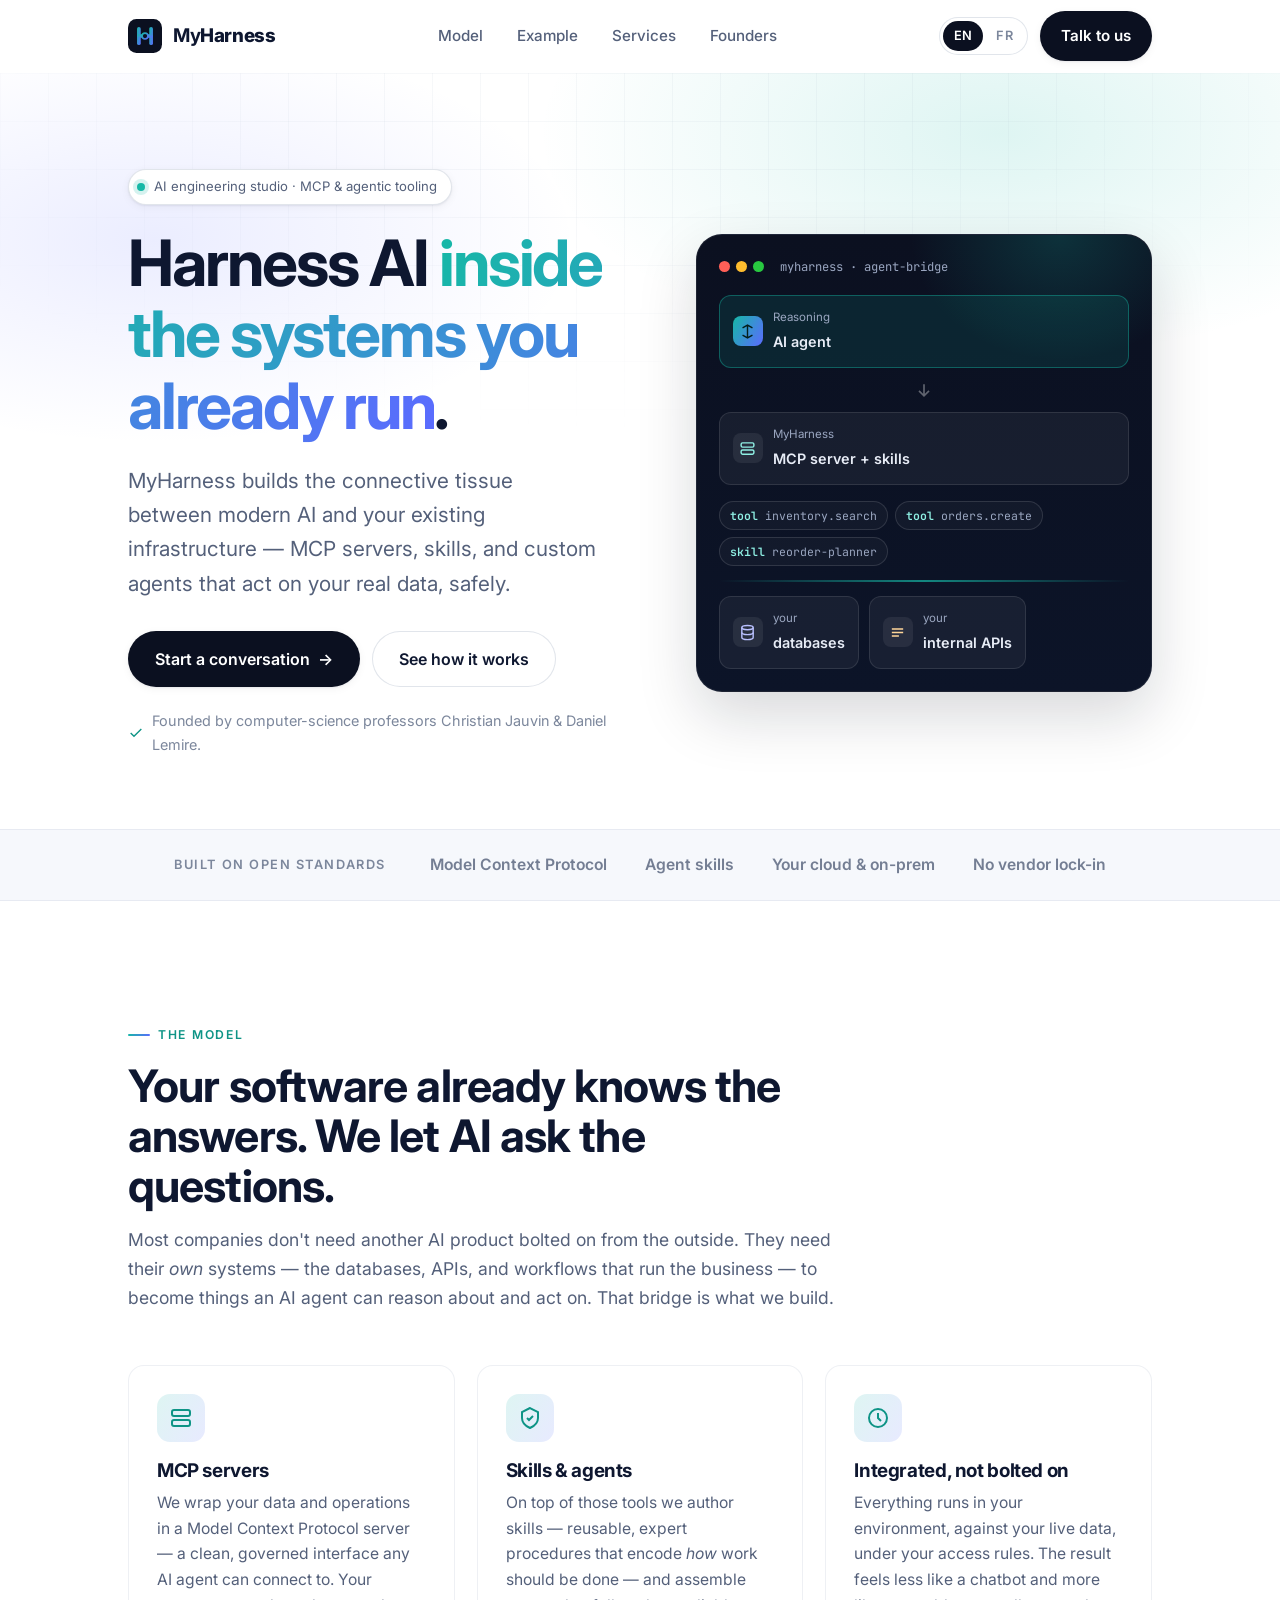
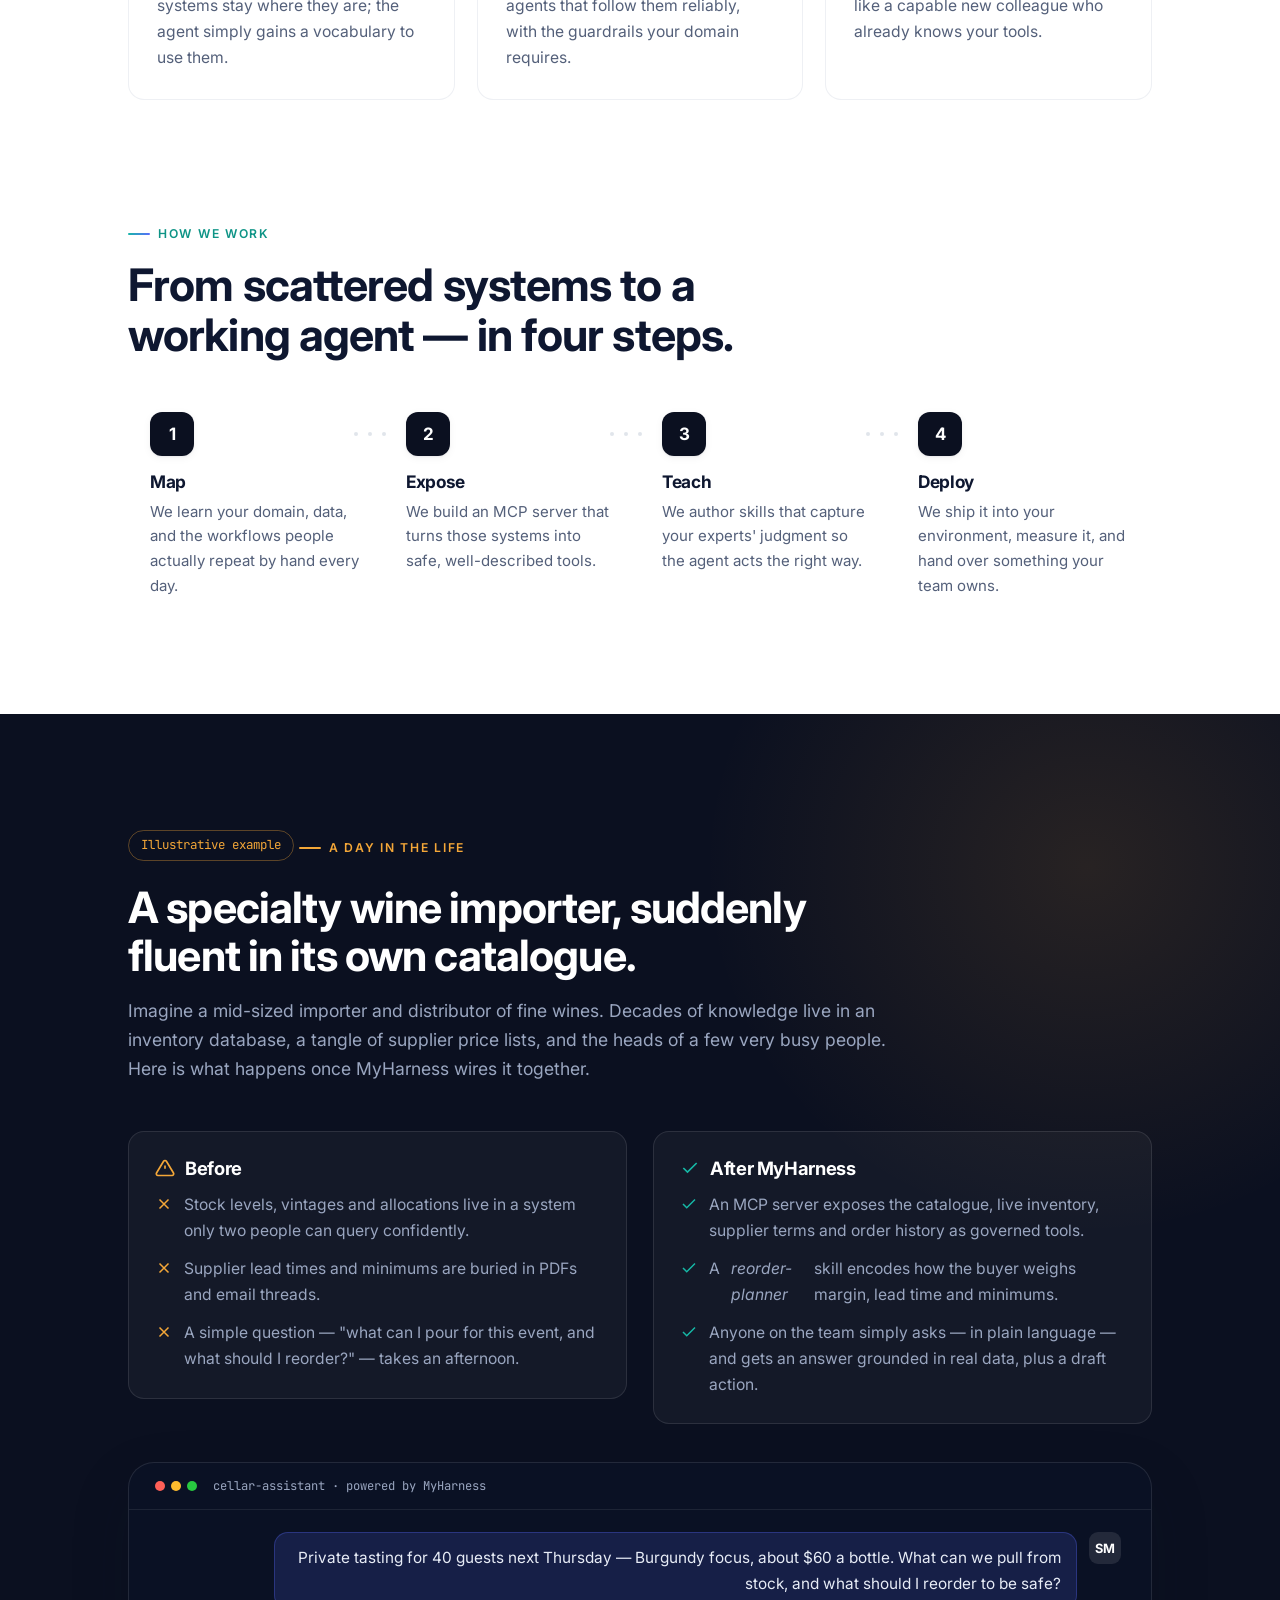
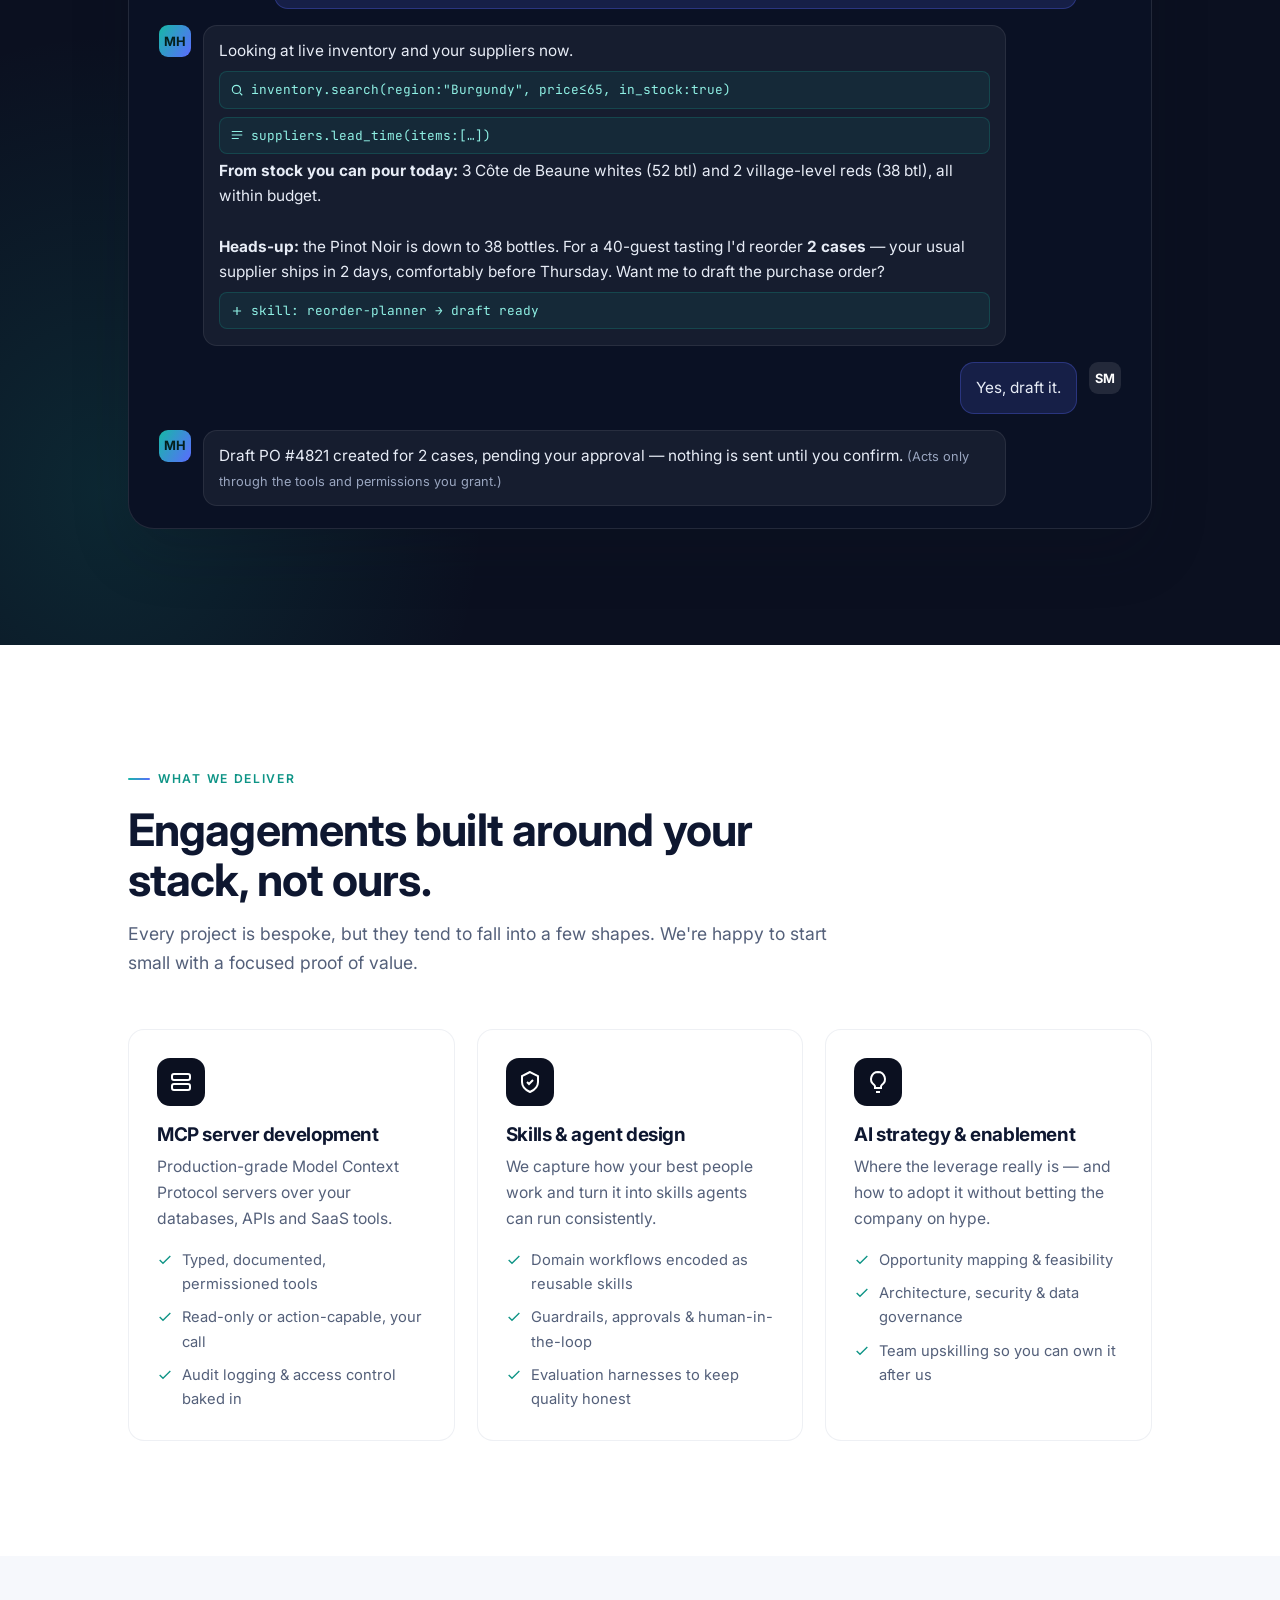
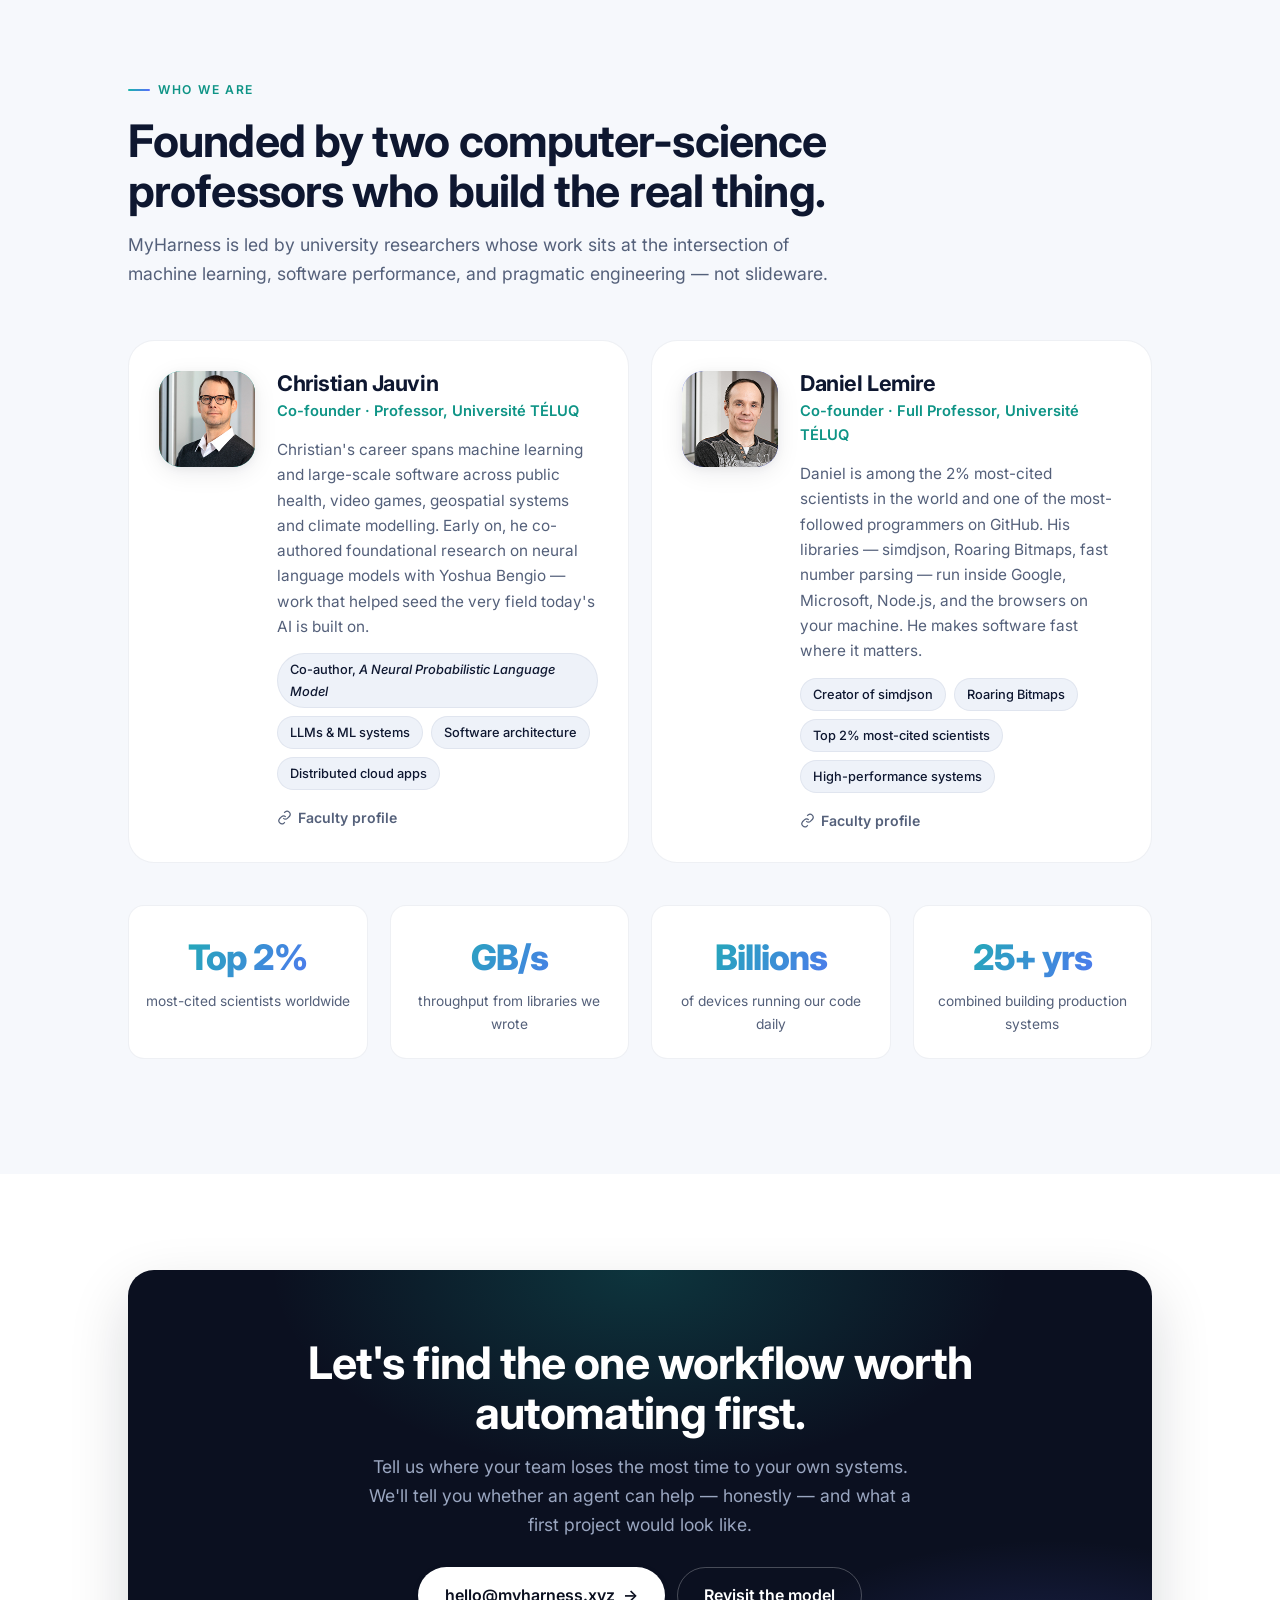
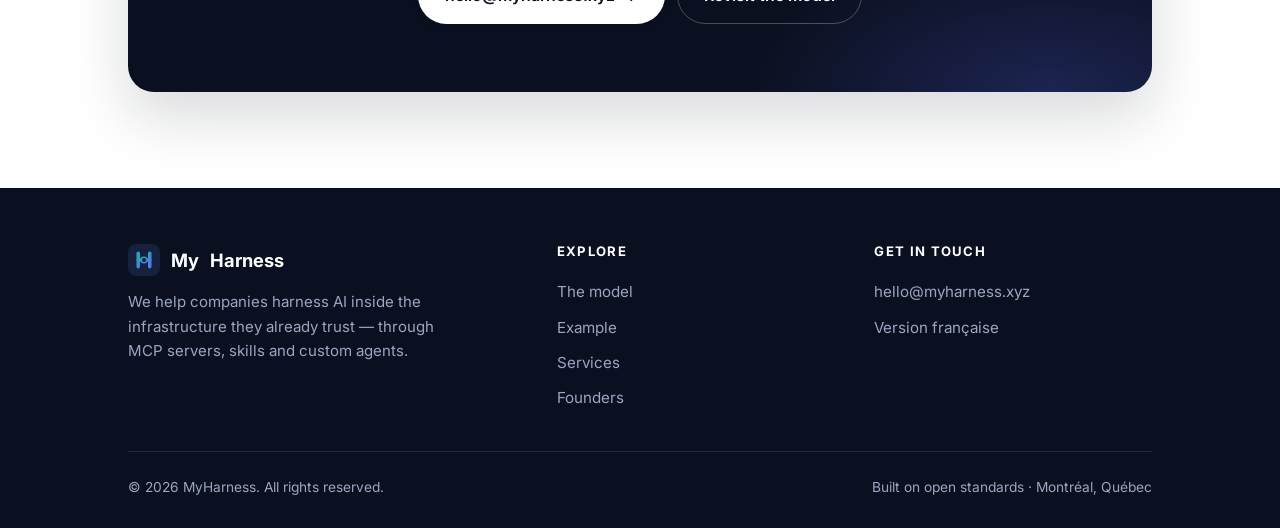
<file: index.html>
<!DOCTYPE html>
<html lang="en">
<head>
  <meta charset="UTF-8" />
  <meta name="viewport" content="width=device-width, initial-scale=1.0" />
  <title>MyHarness — Harness AI inside your own infrastructure</title>
  <meta name="description" content="MyHarness helps companies put AI to work inside their existing systems. We build agentic tooling — MCP servers, skills, and custom agents — that connects large language models to the software you already run." />
  <meta name="author" content="MyHarness" />
  <link rel="canonical" href="https://myharness.xyz/" />
  <meta property="og:type" content="website" />
  <meta property="og:title" content="MyHarness — Harness AI inside your own infrastructure" />
  <meta property="og:description" content="Agentic tooling — MCP servers, skills, and custom agents — that connects AI to the systems you already run." />
  <meta property="og:locale" content="en" />
  <meta property="og:locale:alternate" content="fr" />
  <link rel="alternate" hreflang="en" href="https://myharness.xyz/" />
  <link rel="alternate" hreflang="fr" href="https://myharness.xyz/fr.html" />
  <link rel="icon" href="data:image/svg+xml,%3Csvg xmlns='http://www.w3.org/2000/svg' viewBox='0 0 64 64'%3E%3Cdefs%3E%3ClinearGradient id='g' x1='0' y1='0' x2='1' y2='1'%3E%3Cstop offset='0' stop-color='%2316b8a6'/%3E%3Cstop offset='1' stop-color='%235b6bff'/%3E%3C/linearGradient%3E%3C/defs%3E%3Crect width='64' height='64' rx='16' fill='%230b1020'/%3E%3Crect x='17' y='15' width='7' height='34' rx='3.5' fill='url(%23g)'/%3E%3Crect x='40' y='15' width='7' height='34' rx='3.5' fill='url(%23g)'/%3E%3Crect x='17' y='28.5' width='30' height='7' rx='3.5' fill='url(%23g)'/%3E%3Ccircle cx='32' cy='32' r='5.5' fill='%230b1020' stroke='url(%23g)' stroke-width='3'/%3E%3C/svg%3E" />
  <link rel="preconnect" href="https://fonts.googleapis.com" />
  <link rel="preconnect" href="https://fonts.gstatic.com" crossorigin />
  <link href="https://fonts.googleapis.com/css2?family=Inter:wght@400;500;600;700;800&family=JetBrains+Mono:wght@400;500&display=swap" rel="stylesheet" />
  <link rel="stylesheet" href="assets/css/style.css" />
</head>
<body>

  <!-- ============ HEADER ============ -->
  <header class="site-header">
    <div class="container nav">
      <a href="#top" class="brand" aria-label="MyHarness home">
        <svg class="logo" viewBox="0 0 64 64" aria-hidden="true">
          <defs><linearGradient id="lg" x1="0" y1="0" x2="1" y2="1"><stop offset="0" stop-color="#16b8a6"/><stop offset="1" stop-color="#5b6bff"/></linearGradient></defs>
          <rect width="64" height="64" rx="16" fill="#0b1020"/>
          <rect x="17" y="15" width="7" height="34" rx="3.5" fill="url(#lg)"/>
          <rect x="40" y="15" width="7" height="34" rx="3.5" fill="url(#lg)"/>
          <rect x="17" y="28.5" width="30" height="7" rx="3.5" fill="url(#lg)"/>
          <circle cx="32" cy="32" r="5.5" fill="#0b1020" stroke="url(#lg)" stroke-width="3"/>
        </svg>
        <span style="color:var(--text)">My<b>Harness</b></span>
      </a>

      <nav class="nav-links" aria-label="Primary">
        <a href="#model">Model</a>
        <a href="#example">Example</a>
        <a href="#services">Services</a>
        <a href="#founders">Founders</a>
      </nav>

      <div class="nav-right">
        <div class="lang" role="group" aria-label="Language">
          <a href="index.html" class="active" aria-current="page">EN</a>
          <a href="fr.html">FR</a>
        </div>
        <a href="#contact" class="btn btn-primary">Talk to us</a>
        <button class="nav-toggle" aria-label="Open menu" aria-expanded="false">
          <svg viewBox="0 0 24 24" fill="none" stroke="currentColor" stroke-width="2" stroke-linecap="round"><path d="M3 6h18M3 12h18M3 18h18"/></svg>
        </button>
      </div>
    </div>
  </header>

  <div class="mobile-menu">
    <a href="#model">Model</a>
    <a href="#example">Example</a>
    <a href="#services">Services</a>
    <a href="#founders">Founders</a>
    <a href="#contact" class="btn btn-primary">Talk to us</a>
  </div>

  <main id="top">

    <!-- ============ HERO ============ -->
    <section class="hero">
      <div class="hero-bg"></div>
      <div class="hero-grid"></div>
      <div class="container hero-inner">
        <div class="hero-copy reveal">
          <span class="badge"><span class="dot"></span> AI engineering studio · MCP &amp; agentic tooling</span>
          <h1>Harness AI <span class="text-grad">inside the systems you already run</span>.</h1>
          <p class="hero-lede">MyHarness builds the connective tissue between modern AI and your existing infrastructure — MCP servers, skills, and custom agents that act on your real data, safely.</p>
          <div class="hero-cta">
            <a href="#contact" class="btn btn-primary btn-lg">Start a conversation <span class="arr">→</span></a>
            <a href="#model" class="btn btn-ghost btn-lg">See how it works</a>
          </div>
          <p class="hero-note">
            <svg viewBox="0 0 24 24" fill="none" stroke="currentColor" stroke-width="2"><path d="M20 6 9 17l-5-5"/></svg>
            Founded by computer-science professors Christian Jauvin &amp; Daniel Lemire.
          </p>
        </div>

        <!-- wiring visual -->
        <div class="hero-visual reveal">
          <div class="wire-card">
            <div class="wc-head">
              <span class="wc-dots"><i></i><i></i><i></i></span>
              <span class="wc-title">myharness · agent-bridge</span>
            </div>
            <div class="flow">
              <div class="node accent">
                <span class="ic"><svg viewBox="0 0 24 24" fill="none" stroke="currentColor" stroke-width="2"><path d="M12 3v18M5 7l7-4 7 4M5 17l7 4 7-4"/></svg></span>
                <div><small>Reasoning</small><strong>AI agent</strong></div>
              </div>
              <div class="connector"><svg viewBox="0 0 24 24" fill="none" stroke="currentColor" stroke-width="2"><path d="M12 5v14M6 13l6 6 6-6"/></svg></div>
              <div class="node teal">
                <span class="ic"><svg viewBox="0 0 24 24" fill="none" stroke="currentColor" stroke-width="2"><rect x="3" y="4" width="18" height="6" rx="2"/><rect x="3" y="14" width="18" height="6" rx="2"/></svg></span>
                <div><small>MyHarness</small><strong>MCP server + skills</strong></div>
              </div>
              <div class="tool-chips">
                <span class="chip"><b>tool</b> inventory.search</span>
                <span class="chip"><b>tool</b> orders.create</span>
                <span class="chip"><b>skill</b> reorder-planner</span>
              </div>
              <div class="pulse-line"></div>
              <div class="flow-row">
                <div class="node indigo">
                  <span class="ic"><svg viewBox="0 0 24 24" fill="none" stroke="currentColor" stroke-width="2"><ellipse cx="12" cy="5" rx="8" ry="3"/><path d="M4 5v14c0 1.7 3.6 3 8 3s8-1.3 8-3V5"/><path d="M4 12c0 1.7 3.6 3 8 3s8-1.3 8-3"/></svg></span>
                  <div><small>your</small><strong>databases</strong></div>
                </div>
                <div class="node amber">
                  <span class="ic"><svg viewBox="0 0 24 24" fill="none" stroke="currentColor" stroke-width="2"><path d="M4 7h16M4 12h16M4 17h10"/></svg></span>
                  <div><small>your</small><strong>internal APIs</strong></div>
                </div>
              </div>
            </div>
          </div>
        </div>
      </div>
    </section>

    <!-- ============ TRUST STRIP ============ -->
    <div class="trust">
      <div class="container">
        <p>Built on open standards</p>
        <div class="stack">
          <span>Model Context Protocol</span>
          <span>Agent skills</span>
          <span>Your cloud &amp; on-prem</span>
          <span>No vendor lock-in</span>
        </div>
      </div>
    </div>

    <!-- ============ MISSION / MODEL ============ -->
    <section class="section" id="model">
      <div class="container">
        <div class="section-head reveal">
          <span class="eyebrow">The model</span>
          <h2>Your software already knows the answers. We let AI ask the questions.</h2>
          <p>Most companies don't need another AI product bolted on from the outside. They need their <em>own</em> systems — the databases, APIs, and workflows that run the business — to become things an AI agent can reason about and act on. That bridge is what we build.</p>
        </div>

        <div class="grid grid-3">
          <div class="card reveal">
            <div class="ic-badge"><svg viewBox="0 0 24 24" fill="none" stroke="currentColor" stroke-width="2"><rect x="3" y="4" width="18" height="6" rx="2"/><rect x="3" y="14" width="18" height="6" rx="2"/><path d="M7 7h.01M7 17h.01"/></svg></div>
            <h3>MCP servers</h3>
            <p>We wrap your data and operations in a Model Context Protocol server — a clean, governed interface any AI agent can connect to. Your systems stay where they are; the agent simply gains a vocabulary to use them.</p>
          </div>
          <div class="card reveal">
            <div class="ic-badge"><svg viewBox="0 0 24 24" fill="none" stroke="currentColor" stroke-width="2"><path d="M12 2 4 6v6c0 5 3.4 8 8 10 4.6-2 8-5 8-10V6l-8-4Z"/><path d="m9 12 2 2 4-4"/></svg></div>
            <h3>Skills &amp; agents</h3>
            <p>On top of those tools we author skills — reusable, expert procedures that encode <em>how</em> work should be done — and assemble agents that follow them reliably, with the guardrails your domain requires.</p>
          </div>
          <div class="card reveal">
            <div class="ic-badge"><svg viewBox="0 0 24 24" fill="none" stroke="currentColor" stroke-width="2"><path d="M3 12a9 9 0 1 0 18 0 9 9 0 0 0-18 0Z"/><path d="M12 7v5l3 3"/></svg></div>
            <h3>Integrated, not bolted on</h3>
            <p>Everything runs in your environment, against your live data, under your access rules. The result feels less like a chatbot and more like a capable new colleague who already knows your tools.</p>
          </div>
        </div>
      </div>
    </section>

    <!-- ============ APPROACH STEPS ============ -->
    <section class="section" style="padding-top:0">
      <div class="container">
        <div class="section-head reveal">
          <span class="eyebrow">How we work</span>
          <h2>From scattered systems to a working agent — in four steps.</h2>
        </div>
        <div class="steps">
          <div class="step reveal">
            <div class="n">1</div>
            <h3>Map</h3>
            <p>We learn your domain, data, and the workflows people actually repeat by hand every day.</p>
          </div>
          <div class="step reveal">
            <div class="n">2</div>
            <h3>Expose</h3>
            <p>We build an MCP server that turns those systems into safe, well-described tools.</p>
          </div>
          <div class="step reveal">
            <div class="n">3</div>
            <h3>Teach</h3>
            <p>We author skills that capture your experts' judgment so the agent acts the right way.</p>
          </div>
          <div class="step reveal">
            <div class="n">4</div>
            <h3>Deploy</h3>
            <p>We ship it into your environment, measure it, and hand over something your team owns.</p>
          </div>
        </div>
      </div>
    </section>

    <!-- ============ CASE STUDY (fictive wine importer) ============ -->
    <section class="section case" id="example">
      <div class="container">
        <div class="case-head reveal">
          <span class="case-tag">Illustrative example</span>
          <span class="eyebrow">A day in the life</span>
          <h2>A specialty wine importer, suddenly fluent in its own catalogue.</h2>
          <p>Imagine a mid-sized importer and distributor of fine wines. Decades of knowledge live in an inventory database, a tangle of supplier price lists, and the heads of a few very busy people. Here is what happens once MyHarness wires it together.</p>
        </div>

        <div class="case-grid">
          <div class="panel problem reveal">
            <h3>
              <svg viewBox="0 0 24 24" fill="none" stroke="currentColor" stroke-width="2"><path d="M12 9v4M12 17h.01M10.3 3.9 1.8 18a2 2 0 0 0 1.7 3h17a2 2 0 0 0 1.7-3L13.7 3.9a2 2 0 0 0-3.4 0Z"/></svg>
              Before
            </h3>
            <ul>
              <li><svg viewBox="0 0 24 24" fill="none" stroke="currentColor" stroke-width="2"><path d="M18 6 6 18M6 6l12 12"/></svg> Stock levels, vintages and allocations live in a system only two people can query confidently.</li>
              <li><svg viewBox="0 0 24 24" fill="none" stroke="currentColor" stroke-width="2"><path d="M18 6 6 18M6 6l12 12"/></svg> Supplier lead times and minimums are buried in PDFs and email threads.</li>
              <li><svg viewBox="0 0 24 24" fill="none" stroke="currentColor" stroke-width="2"><path d="M18 6 6 18M6 6l12 12"/></svg> A simple question — "what can I pour for this event, and what should I reorder?" — takes an afternoon.</li>
            </ul>
          </div>
          <div class="panel reveal">
            <h3>
              <svg viewBox="0 0 24 24" fill="none" stroke="currentColor" stroke-width="2"><path d="M20 6 9 17l-5-5"/></svg>
              After MyHarness
            </h3>
            <ul>
              <li><svg viewBox="0 0 24 24" fill="none" stroke="currentColor" stroke-width="2"><path d="M20 6 9 17l-5-5"/></svg> An MCP server exposes the catalogue, live inventory, supplier terms and order history as governed tools.</li>
              <li><svg viewBox="0 0 24 24" fill="none" stroke="currentColor" stroke-width="2"><path d="M20 6 9 17l-5-5"/></svg> A <em>reorder-planner</em> skill encodes how the buyer weighs margin, lead time and minimums.</li>
              <li><svg viewBox="0 0 24 24" fill="none" stroke="currentColor" stroke-width="2"><path d="M20 6 9 17l-5-5"/></svg> Anyone on the team simply asks — in plain language — and gets an answer grounded in real data, plus a draft action.</li>
            </ul>
          </div>
        </div>

        <!-- chat demo -->
        <div class="demo reveal">
          <div class="demo-bar">
            <span class="wc-dots"><i></i><i></i><i></i></span>
            <span>cellar-assistant · powered by MyHarness</span>
          </div>
          <div class="demo-body">
            <div class="msg user">
              <span class="av">SM</span>
              <div class="bubble">Private tasting for 40 guests next Thursday — Burgundy focus, about $60 a bottle. What can we pull from stock, and what should I reorder to be safe?</div>
            </div>
            <div class="msg ai">
              <span class="av">MH</span>
              <div class="bubble">
                Looking at live inventory and your suppliers now.
                <div class="tool-call"><svg viewBox="0 0 24 24" fill="none" stroke="currentColor" stroke-width="2"><circle cx="11" cy="11" r="7"/><path d="m21 21-4-4"/></svg> inventory.search(region:"Burgundy", price≤65, in_stock:true)</div>
                <div class="tool-call"><svg viewBox="0 0 24 24" fill="none" stroke="currentColor" stroke-width="2"><path d="M3 12h18M3 6h18M3 18h12"/></svg> suppliers.lead_time(items:[…])</div>
                <strong>From stock you can pour today:</strong> 3 Côte de Beaune whites (52 btl) and 2 village-level reds (38 btl), all within budget.<br><br>
                <strong>Heads-up:</strong> the Pinot Noir is down to 38 bottles. For a 40-guest tasting I'd reorder <strong>2 cases</strong> — your usual supplier ships in 2 days, comfortably before Thursday. Want me to draft the purchase order?
                <div class="tool-call"><svg viewBox="0 0 24 24" fill="none" stroke="currentColor" stroke-width="2"><path d="M5 12h14M12 5v14"/></svg> skill: reorder-planner → draft ready</div>
              </div>
            </div>
            <div class="msg user">
              <span class="av">SM</span>
              <div class="bubble">Yes, draft it.</div>
            </div>
            <div class="msg ai">
              <span class="av">MH</span>
              <div class="bubble">Draft PO #4821 created for 2 cases, pending your approval — nothing is sent until you confirm. <small>(Acts only through the tools and permissions you grant.)</small></div>
            </div>
          </div>
        </div>
      </div>
    </section>

    <!-- ============ SERVICES ============ -->
    <section class="section" id="services">
      <div class="container">
        <div class="section-head reveal">
          <span class="eyebrow">What we deliver</span>
          <h2>Engagements built around your stack, not ours.</h2>
          <p>Every project is bespoke, but they tend to fall into a few shapes. We're happy to start small with a focused proof of value.</p>
        </div>

        <div class="grid grid-3">
          <div class="card svc-card reveal">
            <div class="ic-badge"><svg viewBox="0 0 24 24" fill="none" stroke="currentColor" stroke-width="2"><rect x="3" y="4" width="18" height="6" rx="2"/><rect x="3" y="14" width="18" height="6" rx="2"/></svg></div>
            <h3>MCP server development</h3>
            <p>Production-grade Model Context Protocol servers over your databases, APIs and SaaS tools.</p>
            <ul class="svc-list">
              <li><svg viewBox="0 0 24 24" fill="none" stroke="currentColor" stroke-width="2"><path d="M20 6 9 17l-5-5"/></svg> Typed, documented, permissioned tools</li>
              <li><svg viewBox="0 0 24 24" fill="none" stroke="currentColor" stroke-width="2"><path d="M20 6 9 17l-5-5"/></svg> Read-only or action-capable, your call</li>
              <li><svg viewBox="0 0 24 24" fill="none" stroke="currentColor" stroke-width="2"><path d="M20 6 9 17l-5-5"/></svg> Audit logging &amp; access control baked in</li>
            </ul>
          </div>
          <div class="card svc-card reveal">
            <div class="ic-badge"><svg viewBox="0 0 24 24" fill="none" stroke="currentColor" stroke-width="2"><path d="M12 2 4 6v6c0 5 3.4 8 8 10 4.6-2 8-5 8-10V6l-8-4Z"/><path d="m9 12 2 2 4-4"/></svg></div>
            <h3>Skills &amp; agent design</h3>
            <p>We capture how your best people work and turn it into skills agents can run consistently.</p>
            <ul class="svc-list">
              <li><svg viewBox="0 0 24 24" fill="none" stroke="currentColor" stroke-width="2"><path d="M20 6 9 17l-5-5"/></svg> Domain workflows encoded as reusable skills</li>
              <li><svg viewBox="0 0 24 24" fill="none" stroke="currentColor" stroke-width="2"><path d="M20 6 9 17l-5-5"/></svg> Guardrails, approvals &amp; human-in-the-loop</li>
              <li><svg viewBox="0 0 24 24" fill="none" stroke="currentColor" stroke-width="2"><path d="M20 6 9 17l-5-5"/></svg> Evaluation harnesses to keep quality honest</li>
            </ul>
          </div>
          <div class="card svc-card reveal">
            <div class="ic-badge"><svg viewBox="0 0 24 24" fill="none" stroke="currentColor" stroke-width="2"><path d="M9 18h6M10 22h4M12 2a7 7 0 0 0-4 12.7c.6.5 1 1.3 1 2.1V18h6v-1.2c0-.8.4-1.6 1-2.1A7 7 0 0 0 12 2Z"/></svg></div>
            <h3>AI strategy &amp; enablement</h3>
            <p>Where the leverage really is — and how to adopt it without betting the company on hype.</p>
            <ul class="svc-list">
              <li><svg viewBox="0 0 24 24" fill="none" stroke="currentColor" stroke-width="2"><path d="M20 6 9 17l-5-5"/></svg> Opportunity mapping &amp; feasibility</li>
              <li><svg viewBox="0 0 24 24" fill="none" stroke="currentColor" stroke-width="2"><path d="M20 6 9 17l-5-5"/></svg> Architecture, security &amp; data governance</li>
              <li><svg viewBox="0 0 24 24" fill="none" stroke="currentColor" stroke-width="2"><path d="M20 6 9 17l-5-5"/></svg> Team upskilling so you can own it after us</li>
            </ul>
          </div>
        </div>
      </div>
    </section>

    <!-- ============ FOUNDERS ============ -->
    <section class="section founders" id="founders">
      <div class="container">
        <div class="section-head reveal">
          <span class="eyebrow">Who we are</span>
          <h2>Founded by two computer-science professors who build the real thing.</h2>
          <p>MyHarness is led by university researchers whose work sits at the intersection of machine learning, software performance, and pragmatic engineering — not slideware.</p>
        </div>

        <div class="grid grid-2">
          <!-- Christian Jauvin -->
          <article class="founder reveal">
            <div class="avatar cj">
              <img src="assets/img/christian-jauvin.jpg" alt="Christian Jauvin" loading="lazy" onerror="this.remove()" />
              <span aria-hidden="true">CJ</span>
            </div>
            <div>
              <h3>Christian Jauvin</h3>
              <div class="role">Co-founder · Professor, Université TÉLUQ</div>
              <p>Christian's career spans machine learning and large-scale software across public health, video games, geospatial systems and climate modelling. Early on, he co-authored foundational research on neural language models with Yoshua Bengio — work that helped seed the very field today's AI is built on.</p>
              <div class="fct">
                <span>Co-author, <em>A Neural Probabilistic Language Model</em></span>
                <span>LLMs &amp; ML systems</span>
                <span>Software architecture</span>
                <span>Distributed cloud apps</span>
              </div>
              <div class="flinks">
                <a href="https://www.teluq.ca/siteweb/univ/en/cjauvin.html" target="_blank" rel="noopener">
                  <svg viewBox="0 0 24 24" fill="none" stroke="currentColor" stroke-width="2"><path d="M10 13a5 5 0 0 0 7 0l3-3a5 5 0 0 0-7-7l-1.5 1.5"/><path d="M14 11a5 5 0 0 0-7 0l-3 3a5 5 0 0 0 7 7l1.5-1.5"/></svg>
                  Faculty profile
                </a>
              </div>
            </div>
          </article>

          <!-- Daniel Lemire -->
          <article class="founder reveal">
            <div class="avatar dl">
              <img src="assets/img/daniel-lemire.jpg" alt="Daniel Lemire" loading="lazy" onerror="this.remove()" />
              <span aria-hidden="true">DL</span>
            </div>
            <div>
              <h3>Daniel Lemire</h3>
              <div class="role">Co-founder · Full Professor, Université TÉLUQ</div>
              <p>Daniel is among the 2% most-cited scientists in the world and one of the most-followed programmers on GitHub. His libraries — simdjson, Roaring Bitmaps, fast number parsing — run inside Google, Microsoft, Node.js, and the browsers on your machine. He makes software fast where it matters.</p>
              <div class="fct">
                <span>Creator of simdjson</span>
                <span>Roaring Bitmaps</span>
                <span>Top 2% most-cited scientists</span>
                <span>High-performance systems</span>
              </div>
              <div class="flinks">
                <a href="https://www.teluq.ca/siteweb/univ/en/dlemire.html" target="_blank" rel="noopener">
                  <svg viewBox="0 0 24 24" fill="none" stroke="currentColor" stroke-width="2"><path d="M10 13a5 5 0 0 0 7 0l3-3a5 5 0 0 0-7-7l-1.5 1.5"/><path d="M14 11a5 5 0 0 0-7 0l-3 3a5 5 0 0 0 7 7l1.5-1.5"/></svg>
                  Faculty profile
                </a>
              </div>
            </div>
          </article>
        </div>

        <div class="stats">
          <div class="stat reveal"><div class="v text-grad">Top 2%</div><div class="l">most-cited scientists worldwide</div></div>
          <div class="stat reveal"><div class="v text-grad">GB/s</div><div class="l">throughput from libraries we wrote</div></div>
          <div class="stat reveal"><div class="v text-grad">Billions</div><div class="l">of devices running our code daily</div></div>
          <div class="stat reveal"><div class="v text-grad">25+ yrs</div><div class="l">combined building production systems</div></div>
        </div>
      </div>
    </section>

    <!-- ============ CTA ============ -->
    <section class="cta-band" id="contact">
      <div class="container">
        <div class="cta-box reveal">
          <h2>Let's find the one workflow worth automating first.</h2>
          <p>Tell us where your team loses the most time to your own systems. We'll tell you whether an agent can help — honestly — and what a first project would look like.</p>
          <div class="hero-cta" style="justify-content:center">
            <a href="mailto:hello@myharness.xyz" class="btn btn-primary btn-lg">hello@myharness.xyz <span class="arr">→</span></a>
            <a href="#model" class="btn btn-ghost btn-lg">Revisit the model</a>
          </div>
        </div>
      </div>
    </section>

  </main>

  <!-- ============ FOOTER ============ -->
  <footer class="site-footer">
    <div class="container">
      <div class="foot-top">
        <div>
          <div class="foot-brand">
            <svg class="logo" viewBox="0 0 64 64" aria-hidden="true">
              <rect width="64" height="64" rx="16" fill="#16213e"/>
              <rect x="17" y="15" width="7" height="34" rx="3.5" fill="url(#lg)"/>
              <rect x="40" y="15" width="7" height="34" rx="3.5" fill="url(#lg)"/>
              <rect x="17" y="28.5" width="30" height="7" rx="3.5" fill="url(#lg)"/>
              <circle cx="32" cy="32" r="5.5" fill="#16213e" stroke="url(#lg)" stroke-width="3"/>
            </svg>
            My<b style="color:#fff">Harness</b>
          </div>
          <p>We help companies harness AI inside the infrastructure they already trust — through MCP servers, skills and custom agents.</p>
        </div>
        <div class="foot-col">
          <h4>Explore</h4>
          <a href="#model">The model</a>
          <a href="#example">Example</a>
          <a href="#services">Services</a>
          <a href="#founders">Founders</a>
        </div>
        <div class="foot-col">
          <h4>Get in touch</h4>
          <a href="mailto:hello@myharness.xyz">hello@myharness.xyz</a>
          <a href="fr.html">Version française</a>
        </div>
      </div>
      <div class="foot-bot">
        <span>© <span data-year>2026</span> MyHarness. All rights reserved.</span>
        <span>Built on open standards · Montréal, Québec</span>
      </div>
    </div>
  </footer>

  <script src="assets/js/main.js"></script>
</body>
</html>
</file>
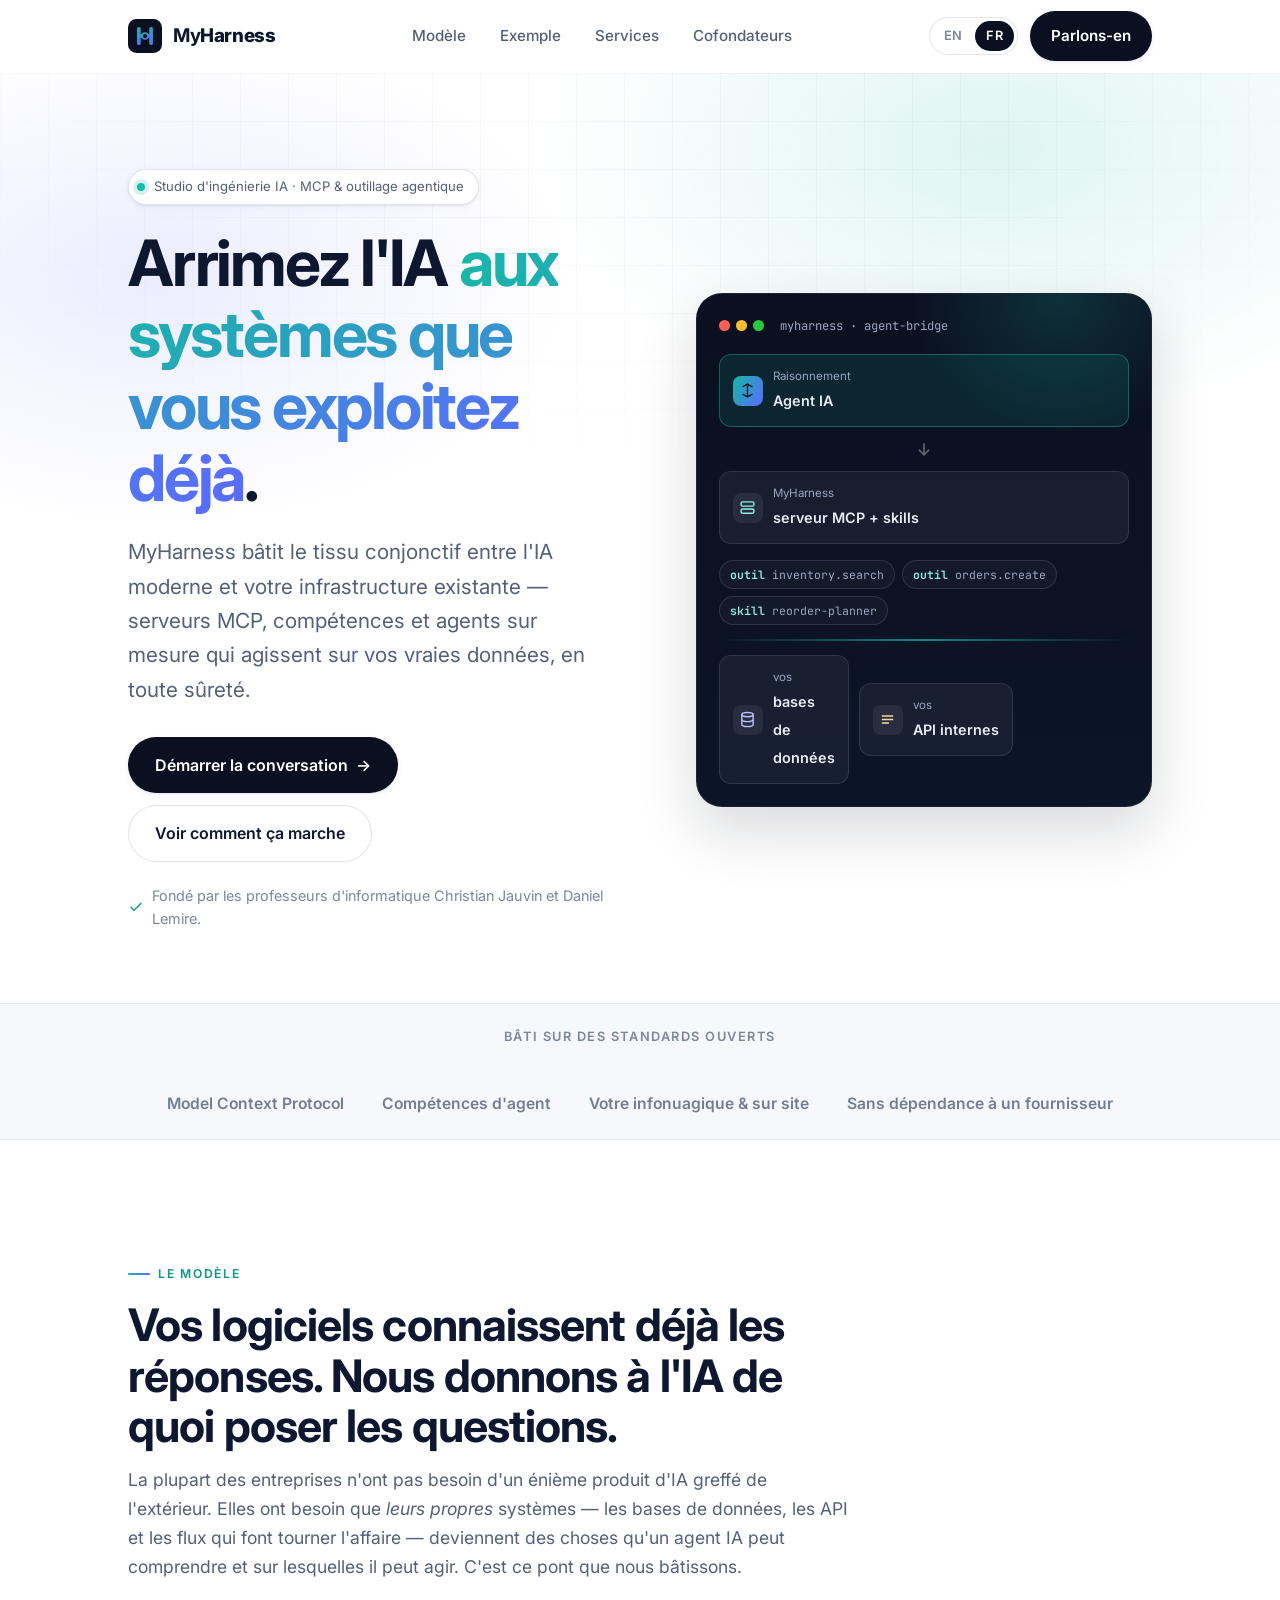
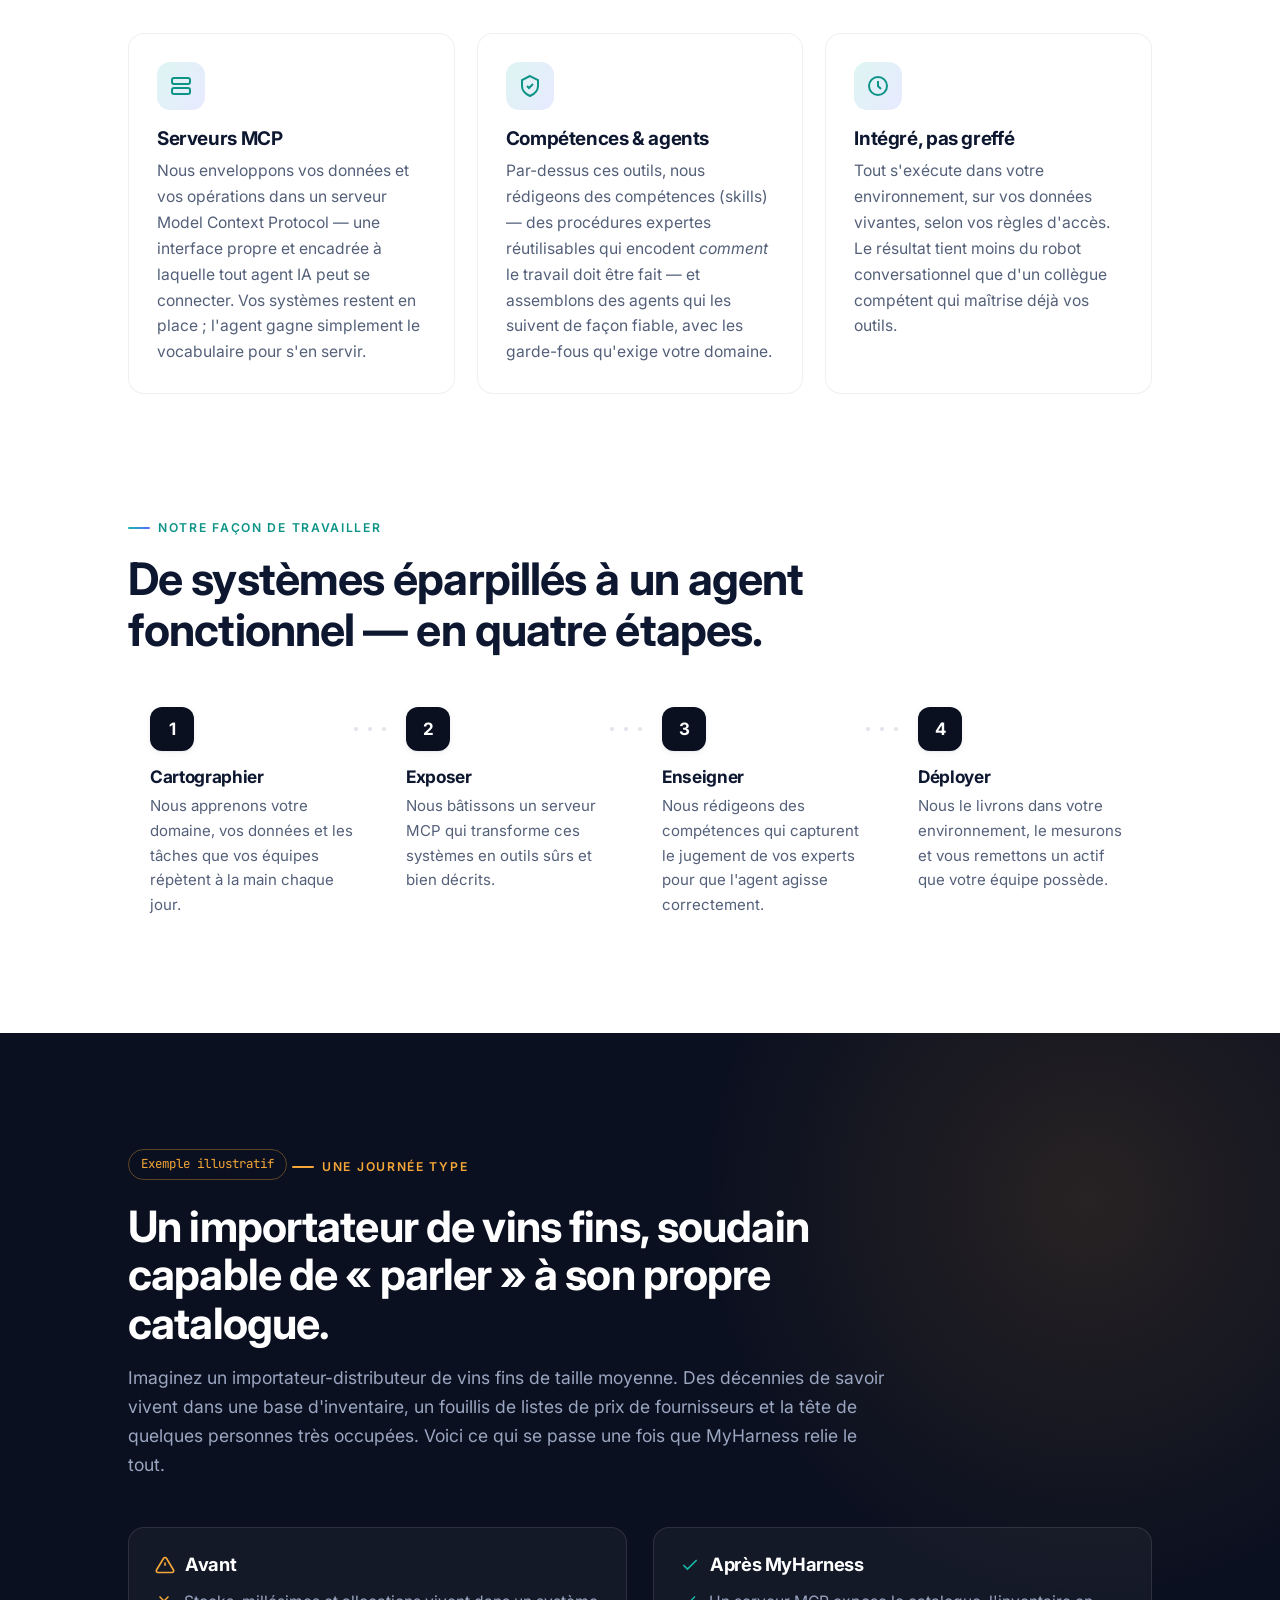
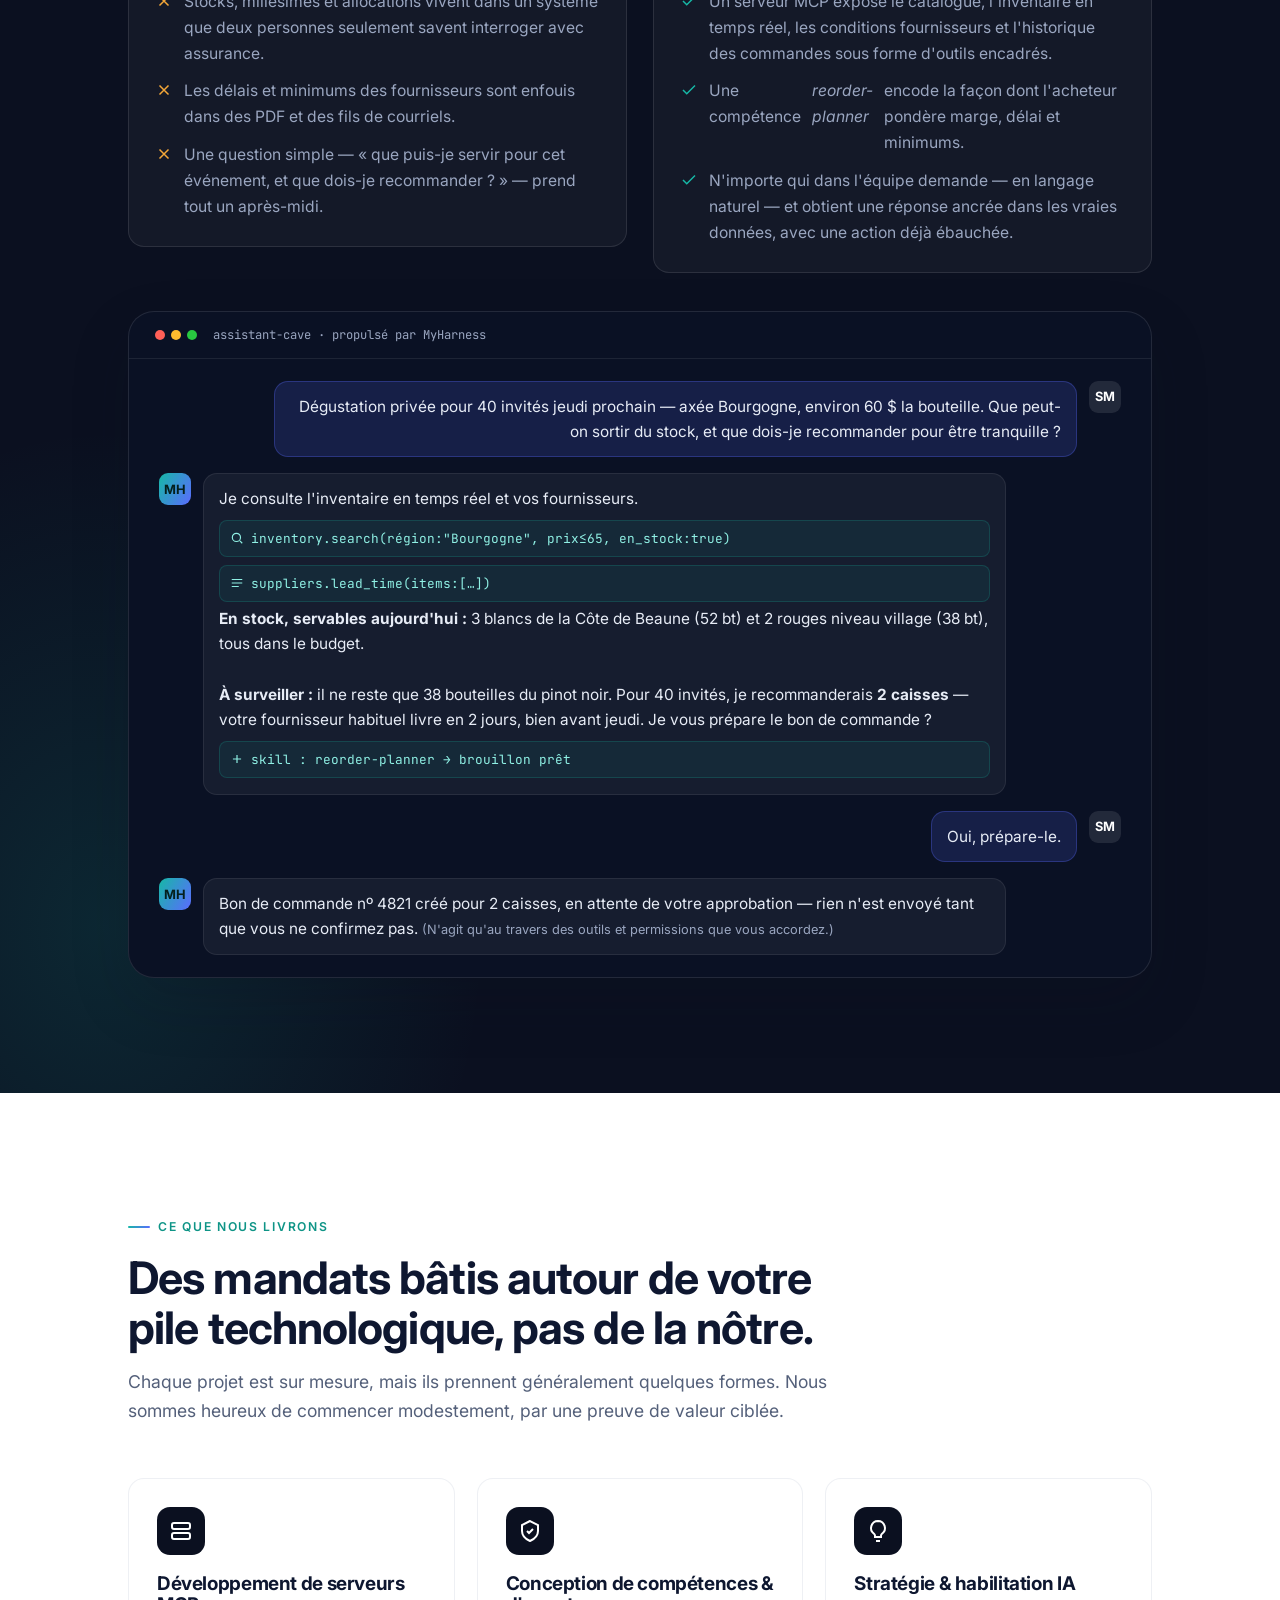
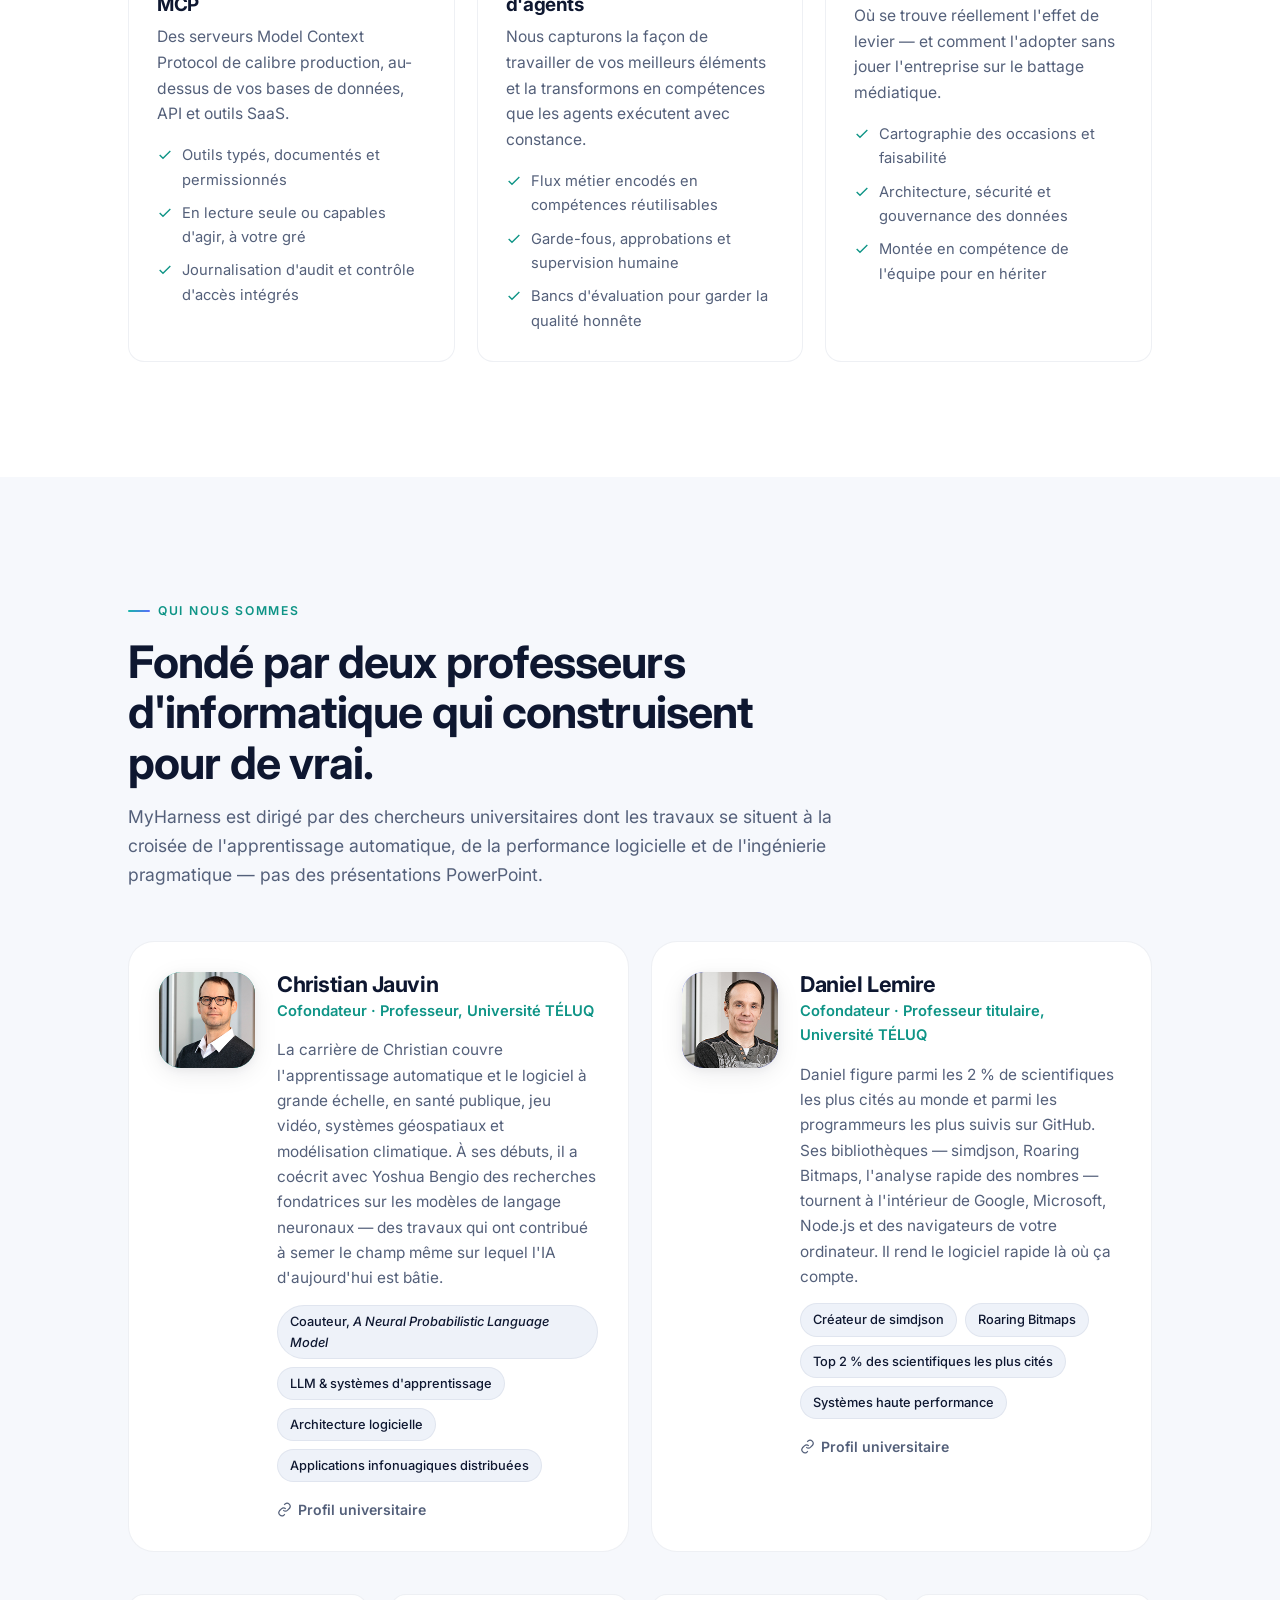
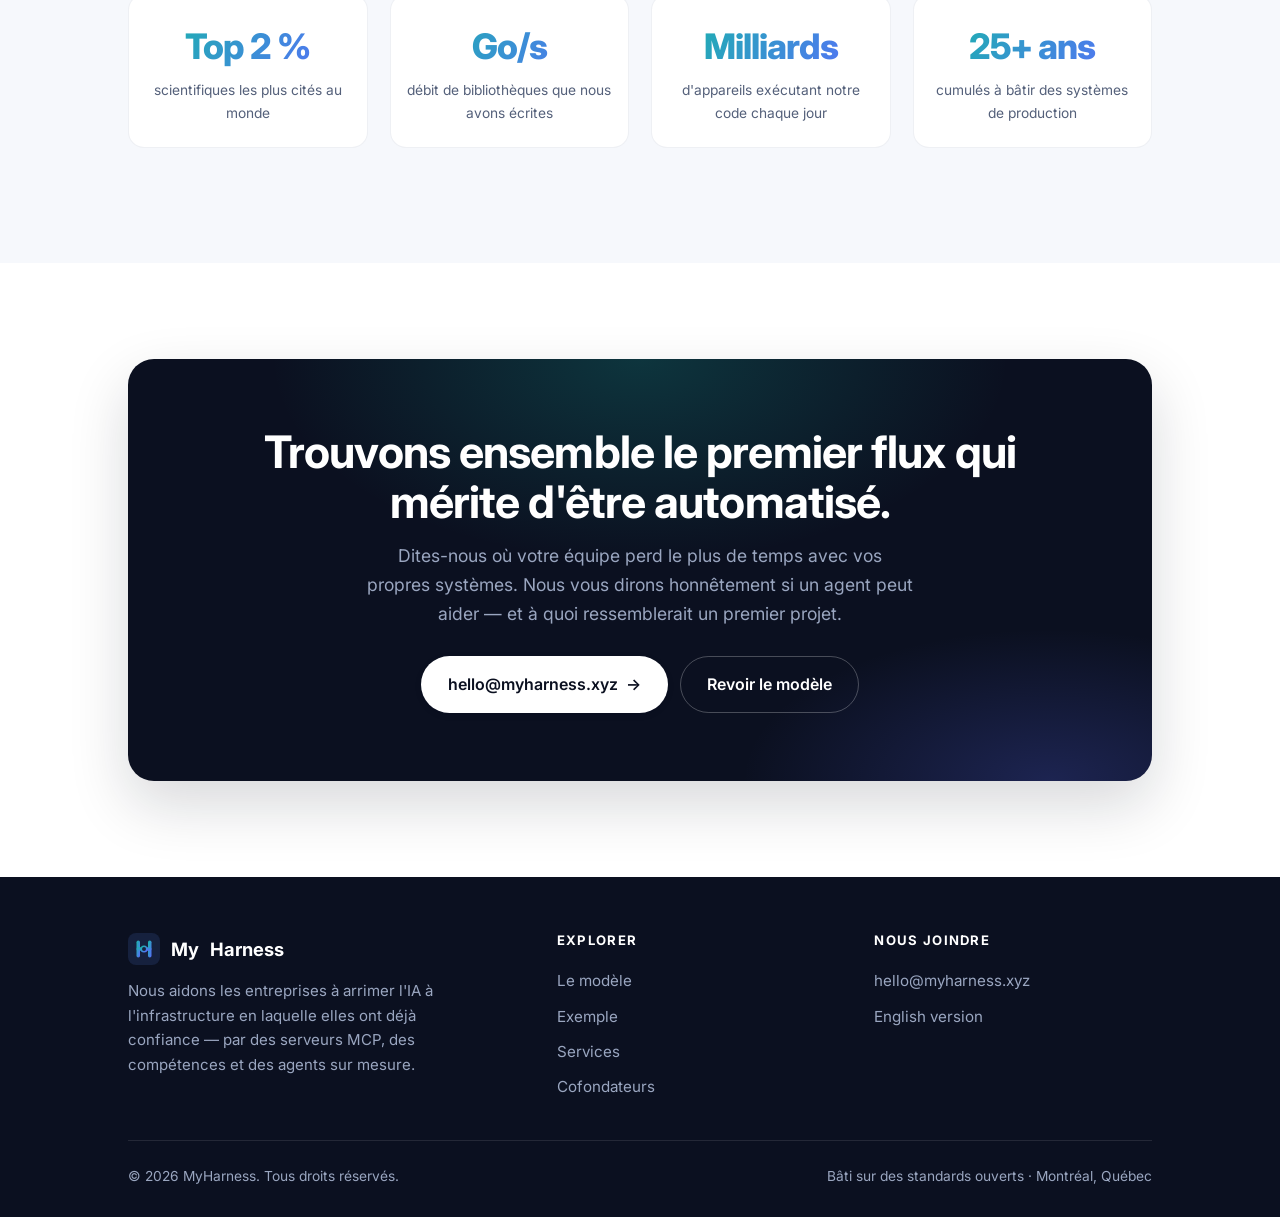
<file: fr.html>
<!DOCTYPE html>
<html lang="fr">
<head>
  <meta charset="UTF-8" />
  <meta name="viewport" content="width=device-width, initial-scale=1.0" />
  <title>MyHarness — Arrimez l'IA à votre propre infrastructure</title>
  <meta name="description" content="MyHarness aide les entreprises à mettre l'IA au travail au cœur de leurs systèmes existants. Nous concevons l'outillage agentique — serveurs MCP, compétences (skills) et agents sur mesure — qui relie les modèles de langage aux logiciels que vous exploitez déjà." />
  <meta name="author" content="MyHarness" />
  <link rel="canonical" href="https://myharness.xyz/fr.html" />
  <meta property="og:type" content="website" />
  <meta property="og:title" content="MyHarness — Arrimez l'IA à votre propre infrastructure" />
  <meta property="og:description" content="L'outillage agentique — serveurs MCP, compétences et agents sur mesure — qui relie l'IA aux systèmes que vous exploitez déjà." />
  <meta property="og:locale" content="fr" />
  <meta property="og:locale:alternate" content="en" />
  <link rel="alternate" hreflang="fr" href="https://myharness.xyz/fr.html" />
  <link rel="alternate" hreflang="en" href="https://myharness.xyz/" />
  <link rel="icon" href="data:image/svg+xml,%3Csvg xmlns='http://www.w3.org/2000/svg' viewBox='0 0 64 64'%3E%3Cdefs%3E%3ClinearGradient id='g' x1='0' y1='0' x2='1' y2='1'%3E%3Cstop offset='0' stop-color='%2316b8a6'/%3E%3Cstop offset='1' stop-color='%235b6bff'/%3E%3C/linearGradient%3E%3C/defs%3E%3Crect width='64' height='64' rx='16' fill='%230b1020'/%3E%3Crect x='17' y='15' width='7' height='34' rx='3.5' fill='url(%23g)'/%3E%3Crect x='40' y='15' width='7' height='34' rx='3.5' fill='url(%23g)'/%3E%3Crect x='17' y='28.5' width='30' height='7' rx='3.5' fill='url(%23g)'/%3E%3Ccircle cx='32' cy='32' r='5.5' fill='%230b1020' stroke='url(%23g)' stroke-width='3'/%3E%3C/svg%3E" />
  <link rel="preconnect" href="https://fonts.googleapis.com" />
  <link rel="preconnect" href="https://fonts.gstatic.com" crossorigin />
  <link href="https://fonts.googleapis.com/css2?family=Inter:wght@400;500;600;700;800&family=JetBrains+Mono:wght@400;500&display=swap" rel="stylesheet" />
  <link rel="stylesheet" href="assets/css/style.css" />
</head>
<body>

  <!-- ============ EN-TÊTE ============ -->
  <header class="site-header">
    <div class="container nav">
      <a href="#top" class="brand" aria-label="Accueil MyHarness">
        <svg class="logo" viewBox="0 0 64 64" aria-hidden="true">
          <defs><linearGradient id="lg" x1="0" y1="0" x2="1" y2="1"><stop offset="0" stop-color="#16b8a6"/><stop offset="1" stop-color="#5b6bff"/></linearGradient></defs>
          <rect width="64" height="64" rx="16" fill="#0b1020"/>
          <rect x="17" y="15" width="7" height="34" rx="3.5" fill="url(#lg)"/>
          <rect x="40" y="15" width="7" height="34" rx="3.5" fill="url(#lg)"/>
          <rect x="17" y="28.5" width="30" height="7" rx="3.5" fill="url(#lg)"/>
          <circle cx="32" cy="32" r="5.5" fill="#0b1020" stroke="url(#lg)" stroke-width="3"/>
        </svg>
        <span style="color:var(--text)">My<b>Harness</b></span>
      </a>

      <nav class="nav-links" aria-label="Principale">
        <a href="#model">Modèle</a>
        <a href="#example">Exemple</a>
        <a href="#services">Services</a>
        <a href="#founders">Cofondateurs</a>
      </nav>

      <div class="nav-right">
        <div class="lang" role="group" aria-label="Langue">
          <a href="index.html">EN</a>
          <a href="fr.html" class="active" aria-current="page">FR</a>
        </div>
        <a href="#contact" class="btn btn-primary">Parlons-en</a>
        <button class="nav-toggle" aria-label="Ouvrir le menu" aria-expanded="false">
          <svg viewBox="0 0 24 24" fill="none" stroke="currentColor" stroke-width="2" stroke-linecap="round"><path d="M3 6h18M3 12h18M3 18h18"/></svg>
        </button>
      </div>
    </div>
  </header>

  <div class="mobile-menu">
    <a href="#model">Modèle</a>
    <a href="#example">Exemple</a>
    <a href="#services">Services</a>
    <a href="#founders">Cofondateurs</a>
    <a href="#contact" class="btn btn-primary">Parlons-en</a>
  </div>

  <main id="top">

    <!-- ============ HÉRO ============ -->
    <section class="hero">
      <div class="hero-bg"></div>
      <div class="hero-grid"></div>
      <div class="container hero-inner">
        <div class="hero-copy reveal">
          <span class="badge"><span class="dot"></span> Studio d'ingénierie IA · MCP &amp; outillage agentique</span>
          <h1>Arrimez l'IA <span class="text-grad">aux systèmes que vous exploitez déjà</span>.</h1>
          <p class="hero-lede">MyHarness bâtit le tissu conjonctif entre l'IA moderne et votre infrastructure existante — serveurs MCP, compétences et agents sur mesure qui agissent sur vos vraies données, en toute sûreté.</p>
          <div class="hero-cta">
            <a href="#contact" class="btn btn-primary btn-lg">Démarrer la conversation <span class="arr">→</span></a>
            <a href="#model" class="btn btn-ghost btn-lg">Voir comment ça marche</a>
          </div>
          <p class="hero-note">
            <svg viewBox="0 0 24 24" fill="none" stroke="currentColor" stroke-width="2"><path d="M20 6 9 17l-5-5"/></svg>
            Fondé par les professeurs d'informatique Christian Jauvin et Daniel Lemire.
          </p>
        </div>

        <!-- visuel de câblage -->
        <div class="hero-visual reveal">
          <div class="wire-card">
            <div class="wc-head">
              <span class="wc-dots"><i></i><i></i><i></i></span>
              <span class="wc-title">myharness · agent-bridge</span>
            </div>
            <div class="flow">
              <div class="node accent">
                <span class="ic"><svg viewBox="0 0 24 24" fill="none" stroke="currentColor" stroke-width="2"><path d="M12 3v18M5 7l7-4 7 4M5 17l7 4 7-4"/></svg></span>
                <div><small>Raisonnement</small><strong>Agent IA</strong></div>
              </div>
              <div class="connector"><svg viewBox="0 0 24 24" fill="none" stroke="currentColor" stroke-width="2"><path d="M12 5v14M6 13l6 6 6-6"/></svg></div>
              <div class="node teal">
                <span class="ic"><svg viewBox="0 0 24 24" fill="none" stroke="currentColor" stroke-width="2"><rect x="3" y="4" width="18" height="6" rx="2"/><rect x="3" y="14" width="18" height="6" rx="2"/></svg></span>
                <div><small>MyHarness</small><strong>serveur MCP + skills</strong></div>
              </div>
              <div class="tool-chips">
                <span class="chip"><b>outil</b> inventory.search</span>
                <span class="chip"><b>outil</b> orders.create</span>
                <span class="chip"><b>skill</b> reorder-planner</span>
              </div>
              <div class="pulse-line"></div>
              <div class="flow-row">
                <div class="node indigo">
                  <span class="ic"><svg viewBox="0 0 24 24" fill="none" stroke="currentColor" stroke-width="2"><ellipse cx="12" cy="5" rx="8" ry="3"/><path d="M4 5v14c0 1.7 3.6 3 8 3s8-1.3 8-3V5"/><path d="M4 12c0 1.7 3.6 3 8 3s8-1.3 8-3"/></svg></span>
                  <div><small>vos</small><strong>bases de données</strong></div>
                </div>
                <div class="node amber">
                  <span class="ic"><svg viewBox="0 0 24 24" fill="none" stroke="currentColor" stroke-width="2"><path d="M4 7h16M4 12h16M4 17h10"/></svg></span>
                  <div><small>vos</small><strong>API internes</strong></div>
                </div>
              </div>
            </div>
          </div>
        </div>
      </div>
    </section>

    <!-- ============ BANDEAU DE CONFIANCE ============ -->
    <div class="trust">
      <div class="container">
        <p>Bâti sur des standards ouverts</p>
        <div class="stack">
          <span>Model Context Protocol</span>
          <span>Compétences d'agent</span>
          <span>Votre infonuagique &amp; sur site</span>
          <span>Sans dépendance à un fournisseur</span>
        </div>
      </div>
    </div>

    <!-- ============ MISSION / MODÈLE ============ -->
    <section class="section" id="model">
      <div class="container">
        <div class="section-head reveal">
          <span class="eyebrow">Le modèle</span>
          <h2>Vos logiciels connaissent déjà les réponses. Nous donnons à l'IA de quoi poser les questions.</h2>
          <p>La plupart des entreprises n'ont pas besoin d'un énième produit d'IA greffé de l'extérieur. Elles ont besoin que <em>leurs propres</em> systèmes — les bases de données, les API et les flux qui font tourner l'affaire — deviennent des choses qu'un agent IA peut comprendre et sur lesquelles il peut agir. C'est ce pont que nous bâtissons.</p>
        </div>

        <div class="grid grid-3">
          <div class="card reveal">
            <div class="ic-badge"><svg viewBox="0 0 24 24" fill="none" stroke="currentColor" stroke-width="2"><rect x="3" y="4" width="18" height="6" rx="2"/><rect x="3" y="14" width="18" height="6" rx="2"/><path d="M7 7h.01M7 17h.01"/></svg></div>
            <h3>Serveurs MCP</h3>
            <p>Nous enveloppons vos données et vos opérations dans un serveur Model Context Protocol — une interface propre et encadrée à laquelle tout agent IA peut se connecter. Vos systèmes restent en place ; l'agent gagne simplement le vocabulaire pour s'en servir.</p>
          </div>
          <div class="card reveal">
            <div class="ic-badge"><svg viewBox="0 0 24 24" fill="none" stroke="currentColor" stroke-width="2"><path d="M12 2 4 6v6c0 5 3.4 8 8 10 4.6-2 8-5 8-10V6l-8-4Z"/><path d="m9 12 2 2 4-4"/></svg></div>
            <h3>Compétences &amp; agents</h3>
            <p>Par-dessus ces outils, nous rédigeons des compétences (skills) — des procédures expertes réutilisables qui encodent <em>comment</em> le travail doit être fait — et assemblons des agents qui les suivent de façon fiable, avec les garde-fous qu'exige votre domaine.</p>
          </div>
          <div class="card reveal">
            <div class="ic-badge"><svg viewBox="0 0 24 24" fill="none" stroke="currentColor" stroke-width="2"><path d="M3 12a9 9 0 1 0 18 0 9 9 0 0 0-18 0Z"/><path d="M12 7v5l3 3"/></svg></div>
            <h3>Intégré, pas greffé</h3>
            <p>Tout s'exécute dans votre environnement, sur vos données vivantes, selon vos règles d'accès. Le résultat tient moins du robot conversationnel que d'un collègue compétent qui maîtrise déjà vos outils.</p>
          </div>
        </div>
      </div>
    </section>

    <!-- ============ DÉMARCHE ============ -->
    <section class="section" style="padding-top:0">
      <div class="container">
        <div class="section-head reveal">
          <span class="eyebrow">Notre façon de travailler</span>
          <h2>De systèmes éparpillés à un agent fonctionnel — en quatre étapes.</h2>
        </div>
        <div class="steps">
          <div class="step reveal">
            <div class="n">1</div>
            <h3>Cartographier</h3>
            <p>Nous apprenons votre domaine, vos données et les tâches que vos équipes répètent à la main chaque jour.</p>
          </div>
          <div class="step reveal">
            <div class="n">2</div>
            <h3>Exposer</h3>
            <p>Nous bâtissons un serveur MCP qui transforme ces systèmes en outils sûrs et bien décrits.</p>
          </div>
          <div class="step reveal">
            <div class="n">3</div>
            <h3>Enseigner</h3>
            <p>Nous rédigeons des compétences qui capturent le jugement de vos experts pour que l'agent agisse correctement.</p>
          </div>
          <div class="step reveal">
            <div class="n">4</div>
            <h3>Déployer</h3>
            <p>Nous le livrons dans votre environnement, le mesurons et vous remettons un actif que votre équipe possède.</p>
          </div>
        </div>
      </div>
    </section>

    <!-- ============ ÉTUDE DE CAS (importateur de vin fictif) ============ -->
    <section class="section case" id="example">
      <div class="container">
        <div class="case-head reveal">
          <span class="case-tag">Exemple illustratif</span>
          <span class="eyebrow">Une journée type</span>
          <h2>Un importateur de vins fins, soudain capable de « parler » à son propre catalogue.</h2>
          <p>Imaginez un importateur-distributeur de vins fins de taille moyenne. Des décennies de savoir vivent dans une base d'inventaire, un fouillis de listes de prix de fournisseurs et la tête de quelques personnes très occupées. Voici ce qui se passe une fois que MyHarness relie le tout.</p>
        </div>

        <div class="case-grid">
          <div class="panel problem reveal">
            <h3>
              <svg viewBox="0 0 24 24" fill="none" stroke="currentColor" stroke-width="2"><path d="M12 9v4M12 17h.01M10.3 3.9 1.8 18a2 2 0 0 0 1.7 3h17a2 2 0 0 0 1.7-3L13.7 3.9a2 2 0 0 0-3.4 0Z"/></svg>
              Avant
            </h3>
            <ul>
              <li><svg viewBox="0 0 24 24" fill="none" stroke="currentColor" stroke-width="2"><path d="M18 6 6 18M6 6l12 12"/></svg> Stocks, millésimes et allocations vivent dans un système que deux personnes seulement savent interroger avec assurance.</li>
              <li><svg viewBox="0 0 24 24" fill="none" stroke="currentColor" stroke-width="2"><path d="M18 6 6 18M6 6l12 12"/></svg> Les délais et minimums des fournisseurs sont enfouis dans des PDF et des fils de courriels.</li>
              <li><svg viewBox="0 0 24 24" fill="none" stroke="currentColor" stroke-width="2"><path d="M18 6 6 18M6 6l12 12"/></svg> Une question simple — « que puis-je servir pour cet événement, et que dois-je recommander ? » — prend tout un après-midi.</li>
            </ul>
          </div>
          <div class="panel reveal">
            <h3>
              <svg viewBox="0 0 24 24" fill="none" stroke="currentColor" stroke-width="2"><path d="M20 6 9 17l-5-5"/></svg>
              Après MyHarness
            </h3>
            <ul>
              <li><svg viewBox="0 0 24 24" fill="none" stroke="currentColor" stroke-width="2"><path d="M20 6 9 17l-5-5"/></svg> Un serveur MCP expose le catalogue, l'inventaire en temps réel, les conditions fournisseurs et l'historique des commandes sous forme d'outils encadrés.</li>
              <li><svg viewBox="0 0 24 24" fill="none" stroke="currentColor" stroke-width="2"><path d="M20 6 9 17l-5-5"/></svg> Une compétence <em>reorder-planner</em> encode la façon dont l'acheteur pondère marge, délai et minimums.</li>
              <li><svg viewBox="0 0 24 24" fill="none" stroke="currentColor" stroke-width="2"><path d="M20 6 9 17l-5-5"/></svg> N'importe qui dans l'équipe demande — en langage naturel — et obtient une réponse ancrée dans les vraies données, avec une action déjà ébauchée.</li>
            </ul>
          </div>
        </div>

        <!-- démo de conversation -->
        <div class="demo reveal">
          <div class="demo-bar">
            <span class="wc-dots"><i></i><i></i><i></i></span>
            <span>assistant-cave · propulsé par MyHarness</span>
          </div>
          <div class="demo-body">
            <div class="msg user">
              <span class="av">SM</span>
              <div class="bubble">Dégustation privée pour 40 invités jeudi prochain — axée Bourgogne, environ 60 $ la bouteille. Que peut-on sortir du stock, et que dois-je recommander pour être tranquille ?</div>
            </div>
            <div class="msg ai">
              <span class="av">MH</span>
              <div class="bubble">
                Je consulte l'inventaire en temps réel et vos fournisseurs.
                <div class="tool-call"><svg viewBox="0 0 24 24" fill="none" stroke="currentColor" stroke-width="2"><circle cx="11" cy="11" r="7"/><path d="m21 21-4-4"/></svg> inventory.search(région:"Bourgogne", prix≤65, en_stock:true)</div>
                <div class="tool-call"><svg viewBox="0 0 24 24" fill="none" stroke="currentColor" stroke-width="2"><path d="M3 12h18M3 6h18M3 18h12"/></svg> suppliers.lead_time(items:[…])</div>
                <strong>En stock, servables aujourd'hui :</strong> 3 blancs de la Côte de Beaune (52 bt) et 2 rouges niveau village (38 bt), tous dans le budget.<br><br>
                <strong>À surveiller :</strong> il ne reste que 38 bouteilles du pinot noir. Pour 40 invités, je recommanderais <strong>2 caisses</strong> — votre fournisseur habituel livre en 2 jours, bien avant jeudi. Je vous prépare le bon de commande ?
                <div class="tool-call"><svg viewBox="0 0 24 24" fill="none" stroke="currentColor" stroke-width="2"><path d="M5 12h14M12 5v14"/></svg> skill : reorder-planner → brouillon prêt</div>
              </div>
            </div>
            <div class="msg user">
              <span class="av">SM</span>
              <div class="bubble">Oui, prépare-le.</div>
            </div>
            <div class="msg ai">
              <span class="av">MH</span>
              <div class="bubble">Bon de commande nº 4821 créé pour 2 caisses, en attente de votre approbation — rien n'est envoyé tant que vous ne confirmez pas. <small>(N'agit qu'au travers des outils et permissions que vous accordez.)</small></div>
            </div>
          </div>
        </div>
      </div>
    </section>

    <!-- ============ SERVICES ============ -->
    <section class="section" id="services">
      <div class="container">
        <div class="section-head reveal">
          <span class="eyebrow">Ce que nous livrons</span>
          <h2>Des mandats bâtis autour de votre pile technologique, pas de la nôtre.</h2>
          <p>Chaque projet est sur mesure, mais ils prennent généralement quelques formes. Nous sommes heureux de commencer modestement, par une preuve de valeur ciblée.</p>
        </div>

        <div class="grid grid-3">
          <div class="card svc-card reveal">
            <div class="ic-badge"><svg viewBox="0 0 24 24" fill="none" stroke="currentColor" stroke-width="2"><rect x="3" y="4" width="18" height="6" rx="2"/><rect x="3" y="14" width="18" height="6" rx="2"/></svg></div>
            <h3>Développement de serveurs MCP</h3>
            <p>Des serveurs Model Context Protocol de calibre production, au-dessus de vos bases de données, API et outils SaaS.</p>
            <ul class="svc-list">
              <li><svg viewBox="0 0 24 24" fill="none" stroke="currentColor" stroke-width="2"><path d="M20 6 9 17l-5-5"/></svg> Outils typés, documentés et permissionnés</li>
              <li><svg viewBox="0 0 24 24" fill="none" stroke="currentColor" stroke-width="2"><path d="M20 6 9 17l-5-5"/></svg> En lecture seule ou capables d'agir, à votre gré</li>
              <li><svg viewBox="0 0 24 24" fill="none" stroke="currentColor" stroke-width="2"><path d="M20 6 9 17l-5-5"/></svg> Journalisation d'audit et contrôle d'accès intégrés</li>
            </ul>
          </div>
          <div class="card svc-card reveal">
            <div class="ic-badge"><svg viewBox="0 0 24 24" fill="none" stroke="currentColor" stroke-width="2"><path d="M12 2 4 6v6c0 5 3.4 8 8 10 4.6-2 8-5 8-10V6l-8-4Z"/><path d="m9 12 2 2 4-4"/></svg></div>
            <h3>Conception de compétences &amp; d'agents</h3>
            <p>Nous capturons la façon de travailler de vos meilleurs éléments et la transformons en compétences que les agents exécutent avec constance.</p>
            <ul class="svc-list">
              <li><svg viewBox="0 0 24 24" fill="none" stroke="currentColor" stroke-width="2"><path d="M20 6 9 17l-5-5"/></svg> Flux métier encodés en compétences réutilisables</li>
              <li><svg viewBox="0 0 24 24" fill="none" stroke="currentColor" stroke-width="2"><path d="M20 6 9 17l-5-5"/></svg> Garde-fous, approbations et supervision humaine</li>
              <li><svg viewBox="0 0 24 24" fill="none" stroke="currentColor" stroke-width="2"><path d="M20 6 9 17l-5-5"/></svg> Bancs d'évaluation pour garder la qualité honnête</li>
            </ul>
          </div>
          <div class="card svc-card reveal">
            <div class="ic-badge"><svg viewBox="0 0 24 24" fill="none" stroke="currentColor" stroke-width="2"><path d="M9 18h6M10 22h4M12 2a7 7 0 0 0-4 12.7c.6.5 1 1.3 1 2.1V18h6v-1.2c0-.8.4-1.6 1-2.1A7 7 0 0 0 12 2Z"/></svg></div>
            <h3>Stratégie &amp; habilitation IA</h3>
            <p>Où se trouve réellement l'effet de levier — et comment l'adopter sans jouer l'entreprise sur le battage médiatique.</p>
            <ul class="svc-list">
              <li><svg viewBox="0 0 24 24" fill="none" stroke="currentColor" stroke-width="2"><path d="M20 6 9 17l-5-5"/></svg> Cartographie des occasions et faisabilité</li>
              <li><svg viewBox="0 0 24 24" fill="none" stroke="currentColor" stroke-width="2"><path d="M20 6 9 17l-5-5"/></svg> Architecture, sécurité et gouvernance des données</li>
              <li><svg viewBox="0 0 24 24" fill="none" stroke="currentColor" stroke-width="2"><path d="M20 6 9 17l-5-5"/></svg> Montée en compétence de l'équipe pour en hériter</li>
            </ul>
          </div>
        </div>
      </div>
    </section>

    <!-- ============ COFONDATEURS ============ -->
    <section class="section founders" id="founders">
      <div class="container">
        <div class="section-head reveal">
          <span class="eyebrow">Qui nous sommes</span>
          <h2>Fondé par deux professeurs d'informatique qui construisent pour de vrai.</h2>
          <p>MyHarness est dirigé par des chercheurs universitaires dont les travaux se situent à la croisée de l'apprentissage automatique, de la performance logicielle et de l'ingénierie pragmatique — pas des présentations PowerPoint.</p>
        </div>

        <div class="grid grid-2">
          <!-- Christian Jauvin -->
          <article class="founder reveal">
            <div class="avatar cj">
              <img src="assets/img/christian-jauvin.jpg" alt="Christian Jauvin" loading="lazy" onerror="this.remove()" />
              <span aria-hidden="true">CJ</span>
            </div>
            <div>
              <h3>Christian Jauvin</h3>
              <div class="role">Cofondateur · Professeur, Université TÉLUQ</div>
              <p>La carrière de Christian couvre l'apprentissage automatique et le logiciel à grande échelle, en santé publique, jeu vidéo, systèmes géospatiaux et modélisation climatique. À ses débuts, il a coécrit avec Yoshua Bengio des recherches fondatrices sur les modèles de langage neuronaux — des travaux qui ont contribué à semer le champ même sur lequel l'IA d'aujourd'hui est bâtie.</p>
              <div class="fct">
                <span>Coauteur, <em>A Neural Probabilistic Language Model</em></span>
                <span>LLM &amp; systèmes d'apprentissage</span>
                <span>Architecture logicielle</span>
                <span>Applications infonuagiques distribuées</span>
              </div>
              <div class="flinks">
                <a href="https://www.teluq.ca/siteweb/univ/fr/cjauvin.html" target="_blank" rel="noopener">
                  <svg viewBox="0 0 24 24" fill="none" stroke="currentColor" stroke-width="2"><path d="M10 13a5 5 0 0 0 7 0l3-3a5 5 0 0 0-7-7l-1.5 1.5"/><path d="M14 11a5 5 0 0 0-7 0l-3 3a5 5 0 0 0 7 7l1.5-1.5"/></svg>
                  Profil universitaire
                </a>
              </div>
            </div>
          </article>

          <!-- Daniel Lemire -->
          <article class="founder reveal">
            <div class="avatar dl">
              <img src="assets/img/daniel-lemire.jpg" alt="Daniel Lemire" loading="lazy" onerror="this.remove()" />
              <span aria-hidden="true">DL</span>
            </div>
            <div>
              <h3>Daniel Lemire</h3>
              <div class="role">Cofondateur · Professeur titulaire, Université TÉLUQ</div>
              <p>Daniel figure parmi les 2 % de scientifiques les plus cités au monde et parmi les programmeurs les plus suivis sur GitHub. Ses bibliothèques — simdjson, Roaring Bitmaps, l'analyse rapide des nombres — tournent à l'intérieur de Google, Microsoft, Node.js et des navigateurs de votre ordinateur. Il rend le logiciel rapide là où ça compte.</p>
              <div class="fct">
                <span>Créateur de simdjson</span>
                <span>Roaring Bitmaps</span>
                <span>Top 2 % des scientifiques les plus cités</span>
                <span>Systèmes haute performance</span>
              </div>
              <div class="flinks">
                <a href="https://www.teluq.ca/siteweb/univ/fr/dlemire.html" target="_blank" rel="noopener">
                  <svg viewBox="0 0 24 24" fill="none" stroke="currentColor" stroke-width="2"><path d="M10 13a5 5 0 0 0 7 0l3-3a5 5 0 0 0-7-7l-1.5 1.5"/><path d="M14 11a5 5 0 0 0-7 0l-3 3a5 5 0 0 0 7 7l1.5-1.5"/></svg>
                  Profil universitaire
                </a>
              </div>
            </div>
          </article>
        </div>

        <div class="stats">
          <div class="stat reveal"><div class="v text-grad">Top 2 %</div><div class="l">scientifiques les plus cités au monde</div></div>
          <div class="stat reveal"><div class="v text-grad">Go/s</div><div class="l">débit de bibliothèques que nous avons écrites</div></div>
          <div class="stat reveal"><div class="v text-grad">Milliards</div><div class="l">d'appareils exécutant notre code chaque jour</div></div>
          <div class="stat reveal"><div class="v text-grad">25+ ans</div><div class="l">cumulés à bâtir des systèmes de production</div></div>
        </div>
      </div>
    </section>

    <!-- ============ APPEL À L'ACTION ============ -->
    <section class="cta-band" id="contact">
      <div class="container">
        <div class="cta-box reveal">
          <h2>Trouvons ensemble le premier flux qui mérite d'être automatisé.</h2>
          <p>Dites-nous où votre équipe perd le plus de temps avec vos propres systèmes. Nous vous dirons honnêtement si un agent peut aider — et à quoi ressemblerait un premier projet.</p>
          <div class="hero-cta" style="justify-content:center">
            <a href="mailto:hello@myharness.xyz" class="btn btn-primary btn-lg">hello@myharness.xyz <span class="arr">→</span></a>
            <a href="#model" class="btn btn-ghost btn-lg">Revoir le modèle</a>
          </div>
        </div>
      </div>
    </section>

  </main>

  <!-- ============ PIED DE PAGE ============ -->
  <footer class="site-footer">
    <div class="container">
      <div class="foot-top">
        <div>
          <div class="foot-brand">
            <svg class="logo" viewBox="0 0 64 64" aria-hidden="true">
              <rect width="64" height="64" rx="16" fill="#16213e"/>
              <rect x="17" y="15" width="7" height="34" rx="3.5" fill="url(#lg)"/>
              <rect x="40" y="15" width="7" height="34" rx="3.5" fill="url(#lg)"/>
              <rect x="17" y="28.5" width="30" height="7" rx="3.5" fill="url(#lg)"/>
              <circle cx="32" cy="32" r="5.5" fill="#16213e" stroke="url(#lg)" stroke-width="3"/>
            </svg>
            My<b style="color:#fff">Harness</b>
          </div>
          <p>Nous aidons les entreprises à arrimer l'IA à l'infrastructure en laquelle elles ont déjà confiance — par des serveurs MCP, des compétences et des agents sur mesure.</p>
        </div>
        <div class="foot-col">
          <h4>Explorer</h4>
          <a href="#model">Le modèle</a>
          <a href="#example">Exemple</a>
          <a href="#services">Services</a>
          <a href="#founders">Cofondateurs</a>
        </div>
        <div class="foot-col">
          <h4>Nous joindre</h4>
          <a href="mailto:hello@myharness.xyz">hello@myharness.xyz</a>
          <a href="index.html">English version</a>
        </div>
      </div>
      <div class="foot-bot">
        <span>© <span data-year>2026</span> MyHarness. Tous droits réservés.</span>
        <span>Bâti sur des standards ouverts · Montréal, Québec</span>
      </div>
    </div>
  </footer>

  <script src="assets/js/main.js"></script>
</body>
</html>
</file>
<file: assets/css/style.css>
/* =========================================================
   MyHarness — design system
   ========================================================= */

:root {
  /* Brand palette */
  --ink:        #0b1020;   /* near-black navy            */
  --ink-2:      #111a32;   /* slightly lighter navy      */
  --slate:      #1c2944;
  --line:       rgba(148, 163, 184, 0.16);
  --line-2:     rgba(148, 163, 184, 0.28);

  --paper:      #ffffff;
  --paper-2:    #f6f8fc;
  --paper-3:    #eef2f9;

  --text:       #0e1730;
  --muted:      #54607a;
  --muted-2:    #7c879c;
  --invert:     #e7ecf6;
  --invert-mut: #9aa6c0;

  /* Accents */
  --teal:       #16b8a6;
  --teal-deep:  #0e9486;
  --indigo:     #5b6bff;
  --amber:      #f4a738;

  --grad: linear-gradient(120deg, #16b8a6 0%, #5b6bff 100%);
  --grad-soft: linear-gradient(120deg, rgba(22,184,166,.14), rgba(91,107,255,.14));

  /* Geometry */
  --radius:     16px;
  --radius-sm:  10px;
  --radius-lg:  26px;
  --maxw:       1120px;
  --gut:        clamp(20px, 5vw, 48px);

  --shadow-sm:  0 1px 2px rgba(11,16,32,.06), 0 2px 8px rgba(11,16,32,.05);
  --shadow:     0 6px 24px rgba(11,16,32,.08), 0 2px 8px rgba(11,16,32,.05);
  --shadow-lg:  0 24px 60px rgba(11,16,32,.16);

  --font: "Inter", -apple-system, BlinkMacSystemFont, "Segoe UI", Roboto, Helvetica, Arial, sans-serif;
  --mono: "JetBrains Mono", ui-monospace, SFMono-Regular, Menlo, Consolas, monospace;
}

/* ---------- reset ---------- */
*, *::before, *::after { box-sizing: border-box; }
* { margin: 0; }
html { scroll-behavior: smooth; -webkit-text-size-adjust: 100%; }
@media (prefers-reduced-motion: reduce) {
  html { scroll-behavior: auto; }
  * { animation: none !important; transition: none !important; }
}

body {
  font-family: var(--font);
  color: var(--text);
  background: var(--paper);
  line-height: 1.65;
  font-size: 17px;
  -webkit-font-smoothing: antialiased;
  text-rendering: optimizeLegibility;
  overflow-x: hidden;
}

img, svg { display: block; max-width: 100%; }
a { color: inherit; text-decoration: none; }
ul { list-style: none; padding: 0; }
button { font: inherit; cursor: pointer; }

h1, h2, h3, h4 { line-height: 1.12; letter-spacing: -0.02em; font-weight: 700; }

/* ---------- layout helpers ---------- */
.container { width: 100%; max-width: var(--maxw); margin-inline: auto; padding-inline: var(--gut); }
.section { padding-block: clamp(64px, 9vw, 120px); }
.eyebrow {
  display: inline-flex; align-items: center; gap: 8px;
  font-size: .76rem; font-weight: 600; letter-spacing: .14em; text-transform: uppercase;
  color: var(--teal-deep);
}
.eyebrow::before { content: ""; width: 22px; height: 2px; background: var(--grad); border-radius: 2px; }
.section-head { max-width: 720px; margin-bottom: 52px; }
.section-head h2 { font-size: clamp(1.9rem, 4vw, 2.8rem); margin: 16px 0 14px; }
.section-head p { color: var(--muted); font-size: 1.1rem; }
.text-grad {
  background: var(--grad); -webkit-background-clip: text; background-clip: text; color: transparent;
}

/* =========================================================
   Header / nav
   ========================================================= */
.site-header {
  position: sticky; top: 0; z-index: 50;
  background: rgba(255,255,255,.72);
  backdrop-filter: saturate(160%) blur(14px);
  -webkit-backdrop-filter: saturate(160%) blur(14px);
  border-bottom: 1px solid transparent;
  transition: border-color .3s, box-shadow .3s, background .3s;
}
.site-header.scrolled { border-bottom-color: var(--line); box-shadow: var(--shadow-sm); }
.nav { display: flex; align-items: center; justify-content: space-between; height: 72px; gap: 24px; }

.brand { display: flex; align-items: center; gap: 11px; font-weight: 700; font-size: 1.18rem; letter-spacing: -.02em; }
.brand .logo { width: 34px; height: 34px; flex: none; }
.brand b { font-weight: 800; }
.brand span { color: var(--teal-deep); }

.nav-links { display: flex; align-items: center; gap: 6px; }
.nav-links a {
  padding: 8px 14px; border-radius: 999px; color: var(--muted);
  font-size: .95rem; font-weight: 500; transition: color .2s, background .2s;
}
.nav-links a:hover { color: var(--text); background: var(--paper-3); }

.nav-right { display: flex; align-items: center; gap: 12px; }

/* language switch */
.lang {
  display: inline-flex; align-items: center; padding: 3px; gap: 2px;
  border: 1px solid var(--line-2); border-radius: 999px; background: var(--paper);
}
.lang a {
  font-size: .8rem; font-weight: 600; letter-spacing: .02em; color: var(--muted-2);
  padding: 4px 11px; border-radius: 999px; transition: .2s;
}
.lang a.active { background: var(--ink); color: #fff; }
.lang a:not(.active):hover { color: var(--text); }

.btn {
  display: inline-flex; align-items: center; gap: 8px; justify-content: center;
  padding: 11px 20px; border-radius: 999px; font-weight: 600; font-size: .95rem;
  border: 1px solid transparent; transition: transform .15s, box-shadow .2s, background .2s, color .2s;
  white-space: nowrap;
}
.btn:active { transform: translateY(1px); }
.btn-primary { background: var(--ink); color: #fff; box-shadow: var(--shadow-sm); }
.btn-primary:hover { background: #000; box-shadow: var(--shadow); transform: translateY(-1px); }
.btn-ghost { border-color: var(--line-2); color: var(--text); background: var(--paper); }
.btn-ghost:hover { border-color: var(--muted-2); }
.btn-lg { padding: 14px 26px; font-size: 1rem; }
.btn .arr { transition: transform .2s; }
.btn:hover .arr { transform: translateX(3px); }

.nav-toggle {
  display: none; width: 42px; height: 42px; border-radius: 10px; border: 1px solid var(--line-2);
  background: var(--paper); align-items: center; justify-content: center;
}
.nav-toggle svg { width: 20px; height: 20px; }

/* =========================================================
   Hero
   ========================================================= */
.hero { position: relative; overflow: hidden; padding-top: clamp(56px, 8vw, 96px); padding-bottom: clamp(40px, 7vw, 72px); }
.hero-bg {
  position: absolute; inset: 0; z-index: -1;
  background:
    radial-gradient(60% 50% at 78% 8%, rgba(22,184,166,.14), transparent 60%),
    radial-gradient(55% 45% at 12% 22%, rgba(91,107,255,.12), transparent 60%);
}
.hero-grid {
  position: absolute; inset: 0; z-index: -1; opacity: .5;
  background-image: linear-gradient(var(--line) 1px, transparent 1px),
                    linear-gradient(90deg, var(--line) 1px, transparent 1px);
  background-size: 48px 48px;
  mask-image: radial-gradient(80% 60% at 50% 0%, #000 30%, transparent 80%);
  -webkit-mask-image: radial-gradient(80% 60% at 50% 0%, #000 30%, transparent 80%);
}
.hero-inner { display: grid; grid-template-columns: 1.05fr .95fr; gap: clamp(32px, 5vw, 64px); align-items: center; }

.badge {
  display: inline-flex; align-items: center; gap: 9px; padding: 6px 14px 6px 8px;
  background: var(--paper); border: 1px solid var(--line-2); border-radius: 999px;
  font-size: .82rem; color: var(--muted); box-shadow: var(--shadow-sm); margin-bottom: 22px;
}
.badge .dot { width: 8px; height: 8px; border-radius: 50%; background: var(--teal); box-shadow: 0 0 0 4px rgba(22,184,166,.18); }

.hero h1 { font-size: clamp(2.4rem, 5.6vw, 4rem); letter-spacing: -.035em; }
.hero h1 .text-grad { display: inline; }
.hero-lede { font-size: clamp(1.08rem, 2vw, 1.3rem); color: var(--muted); margin: 22px 0 30px; max-width: 36ch; }
.hero-cta { display: flex; flex-wrap: wrap; gap: 12px; align-items: center; }
.hero-note { margin-top: 22px; font-size: .9rem; color: var(--muted-2); display: flex; align-items: center; gap: 8px; }
.hero-note svg { width: 16px; height: 16px; color: var(--teal-deep); flex: none; }

/* hero visual: agent wiring card */
.hero-visual { position: relative; }
.wire-card {
  background: linear-gradient(180deg, var(--ink) 0%, #0c1428 100%);
  border: 1px solid rgba(255,255,255,.08); border-radius: var(--radius-lg);
  padding: 22px; box-shadow: var(--shadow-lg); color: var(--invert);
  position: relative; overflow: hidden;
}
.wire-card::before {
  content: ""; position: absolute; inset: 0;
  background: radial-gradient(60% 50% at 80% 0%, rgba(22,184,166,.2), transparent 55%);
}
.wc-head { display: flex; align-items: center; gap: 8px; margin-bottom: 18px; position: relative; }
.wc-dots { display: flex; gap: 6px; }
.wc-dots i { width: 11px; height: 11px; border-radius: 50%; background: rgba(255,255,255,.18); }
.wc-dots i:first-child { background: #ff5f57; } .wc-dots i:nth-child(2){ background:#febc2e; } .wc-dots i:nth-child(3){ background:#28c840; }
.wc-title { margin-left: 8px; font-family: var(--mono); font-size: .76rem; color: var(--invert-mut); }

.flow { display: grid; gap: 12px; position: relative; }
.flow-row { display: grid; grid-template-columns: 1fr auto 1fr; align-items: center; gap: 10px; }
.node {
  background: rgba(255,255,255,.05); border: 1px solid rgba(255,255,255,.1);
  border-radius: 12px; padding: 12px 13px; display: flex; align-items: center; gap: 10px;
}
.node .ic { width: 30px; height: 30px; border-radius: 8px; display: grid; place-items: center; flex: none; background: rgba(255,255,255,.07); }
.node .ic svg { width: 17px; height: 17px; }
.node small { display: block; color: var(--invert-mut); font-size: .72rem; }
.node strong { font-size: .9rem; font-weight: 600; }
.node.accent { background: rgba(22,184,166,.12); border-color: rgba(22,184,166,.4); }
.node.accent .ic { background: var(--grad); color: #04201d; }
.node.indigo .ic { color: #b9c0ff; }
.node.teal .ic { color: #8ff0e4; }
.node.amber .ic { color: #ffd699; }

.connector { display: grid; place-items: center; color: rgba(255,255,255,.35); }
.connector svg { width: 20px; height: 20px; }
.tool-chips { display: flex; flex-wrap: wrap; gap: 7px; margin-top: 4px; }
.chip {
  font-family: var(--mono); font-size: .72rem; color: var(--invert-mut);
  border: 1px solid rgba(255,255,255,.12); border-radius: 999px; padding: 4px 10px;
  background: rgba(255,255,255,.03);
}
.chip b { color: #8ff0e4; font-weight: 600; }
.pulse-line {
  height: 2px; background: linear-gradient(90deg, transparent, var(--teal), transparent);
  border-radius: 2px; margin: 2px 0; opacity: .7; animation: pulse 2.6s ease-in-out infinite;
}
@keyframes pulse { 0%,100% { opacity: .25; } 50% { opacity: .85; } }

/* logo strip */
.trust { border-top: 1px solid var(--line); border-bottom: 1px solid var(--line); background: var(--paper-2); }
.trust .container { display: flex; align-items: center; gap: clamp(20px,4vw,44px); flex-wrap: wrap; justify-content: center; padding-block: 22px; }
.trust p { font-size: .8rem; letter-spacing: .12em; text-transform: uppercase; color: var(--muted-2); font-weight: 600; }
.trust .stack { display: flex; gap: clamp(16px,3vw,38px); flex-wrap: wrap; align-items: center; }
.trust .stack span { font-weight: 600; color: var(--muted); font-size: .98rem; opacity: .8; }

/* =========================================================
   Generic card grids
   ========================================================= */
.grid { display: grid; gap: 22px; }
.grid-2 { grid-template-columns: repeat(2, 1fr); }
.grid-3 { grid-template-columns: repeat(3, 1fr); }

.card {
  background: var(--paper); border: 1px solid var(--line); border-radius: var(--radius);
  padding: 28px; transition: transform .25s, box-shadow .25s, border-color .25s;
  position: relative; overflow: hidden;
}
.card:hover { transform: translateY(-4px); box-shadow: var(--shadow); border-color: var(--line-2); }
.card .ic-badge {
  width: 48px; height: 48px; border-radius: 13px; display: grid; place-items: center;
  background: var(--grad-soft); color: var(--teal-deep); margin-bottom: 18px;
}
.card .ic-badge svg { width: 24px; height: 24px; }
.card h3 { font-size: 1.18rem; margin-bottom: 9px; }
.card p { color: var(--muted); font-size: .98rem; }
.card .num { font-family: var(--mono); font-size: .8rem; color: var(--muted-2); margin-bottom: 14px; }

/* =========================================================
   Approach (timeline / steps)
   ========================================================= */
.steps { display: grid; grid-template-columns: repeat(4, 1fr); gap: 0; counter-reset: step; }
.step { position: relative; padding: 0 22px; }
.step:not(:last-child)::after {
  content: ""; position: absolute; top: 20px; right: -2px; width: 4px; height: 4px; border-radius: 50%;
  background: var(--line-2); box-shadow: -14px 0 var(--line-2), -28px 0 var(--line-2);
}
.step .n {
  width: 44px; height: 44px; border-radius: 12px; display: grid; place-items: center;
  background: var(--ink); color: #fff; font-weight: 700; margin-bottom: 16px; box-shadow: var(--shadow-sm);
}
.step h3 { font-size: 1.08rem; margin-bottom: 8px; }
.step p { color: var(--muted); font-size: .94rem; }

/* =========================================================
   Case study (the wine importer example)
   ========================================================= */
.case { background: var(--ink); color: var(--invert); position: relative; overflow: hidden; }
.case::before {
  content: ""; position: absolute; inset: 0;
  background:
    radial-gradient(50% 40% at 85% 10%, rgba(244,167,56,.12), transparent 60%),
    radial-gradient(50% 50% at 8% 90%, rgba(22,184,166,.14), transparent 60%);
}
.case .container { position: relative; }
.case .eyebrow { color: var(--amber); }
.case .eyebrow::before { background: var(--amber); }
.case-head { max-width: 760px; margin-bottom: 48px; }
.case-head h2 { font-size: clamp(1.9rem, 4vw, 2.7rem); margin: 14px 0 16px; color: #fff; }
.case-head p { color: var(--invert-mut); font-size: 1.1rem; }
.case-tag {
  display: inline-block; font-family: var(--mono); font-size: .78rem; color: var(--amber);
  border: 1px solid rgba(244,167,56,.35); border-radius: 999px; padding: 4px 12px; margin-bottom: 8px;
}

.case-grid { display: grid; grid-template-columns: 1fr 1fr; gap: 26px; align-items: start; }
.panel {
  background: rgba(255,255,255,.04); border: 1px solid rgba(255,255,255,.1);
  border-radius: var(--radius); padding: 26px;
}
.panel h3 { color: #fff; font-size: 1.15rem; margin-bottom: 14px; display: flex; align-items: center; gap: 10px; }
.panel h3 svg { width: 20px; height: 20px; color: var(--teal); }
.panel.problem h3 svg { color: var(--amber); }
.panel ul { display: grid; gap: 12px; }
.panel li { display: flex; gap: 11px; color: var(--invert-mut); font-size: .98rem; }
.panel li svg { width: 18px; height: 18px; flex: none; margin-top: 3px; color: var(--teal); }
.panel.problem li svg { color: var(--amber); }

/* chat demo */
.demo {
  margin-top: 38px; background: #0a1124; border: 1px solid rgba(255,255,255,.1);
  border-radius: var(--radius-lg); overflow: hidden; box-shadow: var(--shadow-lg);
}
.demo-bar { display: flex; align-items: center; gap: 8px; padding: 13px 18px; border-bottom: 1px solid rgba(255,255,255,.08); }
.demo-bar .wc-dots i { width: 10px; height: 10px; }
.demo-bar span { margin-left: 8px; font-family: var(--mono); font-size: .76rem; color: var(--invert-mut); }
.demo-body { padding: 22px clamp(18px, 3vw, 30px); display: grid; gap: 16px; }
.msg { display: flex; gap: 12px; max-width: 88%; }
.msg .av { width: 32px; height: 32px; border-radius: 9px; flex: none; display: grid; place-items: center; font-size: .8rem; font-weight: 700; }
.msg.user { margin-left: auto; flex-direction: row-reverse; text-align: right; }
.msg.user .av { background: rgba(255,255,255,.1); color: #fff; }
.msg.ai .av { background: var(--grad); color: #04201d; }
.bubble { background: rgba(255,255,255,.05); border: 1px solid rgba(255,255,255,.08); border-radius: 14px; padding: 12px 15px; font-size: .96rem; color: var(--invert); }
.msg.user .bubble { background: rgba(91,107,255,.16); border-color: rgba(91,107,255,.3); }
.bubble .tool-call {
  font-family: var(--mono); font-size: .8rem; color: #8ff0e4; margin: 8px 0 4px;
  display: flex; align-items: center; gap: 7px; padding: 7px 10px; background: rgba(22,184,166,.08);
  border: 1px solid rgba(22,184,166,.2); border-radius: 8px;
}
.bubble .tool-call svg { width: 14px; height: 14px; flex: none; }
.bubble small { color: var(--invert-mut); }

/* =========================================================
   Services
   ========================================================= */
.svc-card .ic-badge { background: var(--ink); color: #fff; }
.svc-list { margin-top: 16px; display: grid; gap: 9px; }
.svc-list li { display: flex; gap: 9px; align-items: flex-start; font-size: .92rem; color: var(--muted); }
.svc-list li svg { width: 16px; height: 16px; color: var(--teal-deep); flex: none; margin-top: 4px; }

/* =========================================================
   Founders
   ========================================================= */
.founders { background: var(--paper-2); }
.founder {
  background: var(--paper); border: 1px solid var(--line); border-radius: var(--radius-lg);
  padding: 30px; display: grid; grid-template-columns: auto 1fr; gap: 22px; align-items: start;
  transition: box-shadow .25s, transform .25s;
}
.founder:hover { box-shadow: var(--shadow); transform: translateY(-3px); }
.avatar {
  position: relative; overflow: hidden;
  width: 96px; height: 96px; border-radius: 22px; flex: none; display: grid; place-items: center;
  font-size: 1.7rem; font-weight: 800; color: #fff; letter-spacing: -.02em; box-shadow: var(--shadow);
}
.avatar.cj { background: linear-gradient(135deg, #16b8a6, #0e9486); }
.avatar.dl { background: linear-gradient(135deg, #5b6bff, #3b48d6); }
/* Photo covers the initials when present; if the file is missing it removes
   itself (see onerror in markup) and the gradient + initials show through. */
.avatar img { position: absolute; inset: 0; width: 100%; height: 100%; object-fit: cover; }
.founder h3 { font-size: 1.35rem; }
.founder .role { color: var(--teal-deep); font-weight: 600; font-size: .92rem; margin: 3px 0 14px; }
.founder p { color: var(--muted); font-size: .96rem; margin-bottom: 14px; }
.fct { display: flex; flex-wrap: wrap; gap: 8px; margin-bottom: 16px; }
.fct span {
  font-size: .8rem; font-weight: 500; color: var(--text); background: var(--paper-3);
  border: 1px solid var(--line); border-radius: 999px; padding: 5px 12px;
}
.flinks { display: flex; gap: 14px; }
.flinks a { font-size: .88rem; font-weight: 600; color: var(--muted); display: inline-flex; align-items: center; gap: 6px; transition: color .2s; }
.flinks a:hover { color: var(--teal-deep); }
.flinks svg { width: 15px; height: 15px; }

/* stat band */
.stats { display: grid; grid-template-columns: repeat(4,1fr); gap: 22px; margin-top: 42px; }
.stat { text-align: center; padding: 22px 14px; border: 1px solid var(--line); border-radius: var(--radius); background: var(--paper); }
.stat .v { font-size: clamp(1.6rem, 3vw, 2.2rem); font-weight: 800; letter-spacing: -.03em; }
.stat .l { font-size: .86rem; color: var(--muted); margin-top: 4px; }

/* =========================================================
   CTA
   ========================================================= */
.cta-band { padding-block: clamp(56px, 8vw, 96px); }
.cta-box {
  background: var(--ink); border-radius: var(--radius-lg); padding: clamp(36px, 6vw, 68px);
  text-align: center; color: #fff; position: relative; overflow: hidden; box-shadow: var(--shadow-lg);
}
.cta-box::before {
  content: ""; position: absolute; inset: 0;
  background: radial-gradient(60% 80% at 50% 0%, rgba(22,184,166,.22), transparent 60%),
              radial-gradient(50% 60% at 90% 100%, rgba(91,107,255,.22), transparent 60%);
}
.cta-box > * { position: relative; }
.cta-box h2 { font-size: clamp(1.8rem, 4vw, 2.8rem); margin-bottom: 14px; }
.cta-box p { color: var(--invert-mut); font-size: 1.1rem; max-width: 50ch; margin: 0 auto 28px; }
.cta-box .btn-primary { background: #fff; color: var(--ink); }
.cta-box .btn-primary:hover { background: var(--paper-3); }
.cta-box .btn-ghost { background: transparent; border-color: rgba(255,255,255,.25); color: #fff; }
.cta-box .btn-ghost:hover { border-color: rgba(255,255,255,.6); }

/* =========================================================
   Footer
   ========================================================= */
.site-footer { background: var(--ink); color: var(--invert-mut); padding-block: 56px 30px; }
.foot-top { display: grid; grid-template-columns: 1.4fr 1fr 1fr; gap: 40px; padding-bottom: 36px; border-bottom: 1px solid rgba(255,255,255,.1); }
.foot-brand { display: flex; align-items: center; gap: 11px; color: #fff; font-weight: 700; font-size: 1.15rem; margin-bottom: 14px; }
.foot-brand .logo { width: 32px; height: 32px; }
.site-footer p { font-size: .94rem; max-width: 38ch; }
.foot-col h4 { color: #fff; font-size: .82rem; letter-spacing: .1em; text-transform: uppercase; margin-bottom: 16px; }
.foot-col a { display: block; padding: 5px 0; font-size: .95rem; transition: color .2s; }
.foot-col a:hover { color: #fff; }
.foot-bot { display: flex; justify-content: space-between; align-items: center; gap: 16px; padding-top: 24px; flex-wrap: wrap; font-size: .86rem; }
.foot-bot a:hover { color: #fff; }

/* =========================================================
   Reveal animation
   ========================================================= */
.reveal { opacity: 0; transform: translateY(22px); transition: opacity .7s cubic-bezier(.2,.7,.2,1), transform .7s cubic-bezier(.2,.7,.2,1); }
.reveal.in { opacity: 1; transform: none; }

/* =========================================================
   Mobile nav drawer
   ========================================================= */
.mobile-menu {
  display: none; position: fixed; inset: 72px 0 auto 0; z-index: 49;
  background: rgba(255,255,255,.98); backdrop-filter: blur(12px);
  border-bottom: 1px solid var(--line); box-shadow: var(--shadow);
  padding: 16px var(--gut) 26px;
}
.mobile-menu.open { display: block; }
.mobile-menu a { display: block; padding: 13px 4px; font-weight: 600; font-size: 1.05rem; border-bottom: 1px solid var(--line); }
.mobile-menu .btn { width: 100%; margin-top: 16px; }

/* =========================================================
   Responsive
   ========================================================= */
@media (max-width: 940px) {
  .hero-inner { grid-template-columns: 1fr; }
  .hero-visual { max-width: 480px; }
  .hero-lede { max-width: 48ch; }
  .case-grid { grid-template-columns: 1fr; }
  .steps { grid-template-columns: repeat(2, 1fr); gap: 30px 22px; }
  .step:not(:last-child)::after { display: none; }
  .stats { grid-template-columns: repeat(2,1fr); }
  .foot-top { grid-template-columns: 1fr 1fr; gap: 28px; }
}
@media (max-width: 720px) {
  .nav-links, .nav .btn { display: none; }
  .nav-toggle { display: inline-grid; }
  .grid-2, .grid-3 { grid-template-columns: 1fr; }
  .founder { grid-template-columns: 1fr; }
  .avatar { width: 64px; height: 64px; border-radius: 18px; font-size: 1.3rem; }
}
@media (max-width: 480px) {
  body { font-size: 16px; }
  .steps { grid-template-columns: 1fr; }
  .stats { grid-template-columns: 1fr 1fr; }
  .foot-top { grid-template-columns: 1fr; }
}
</file>
